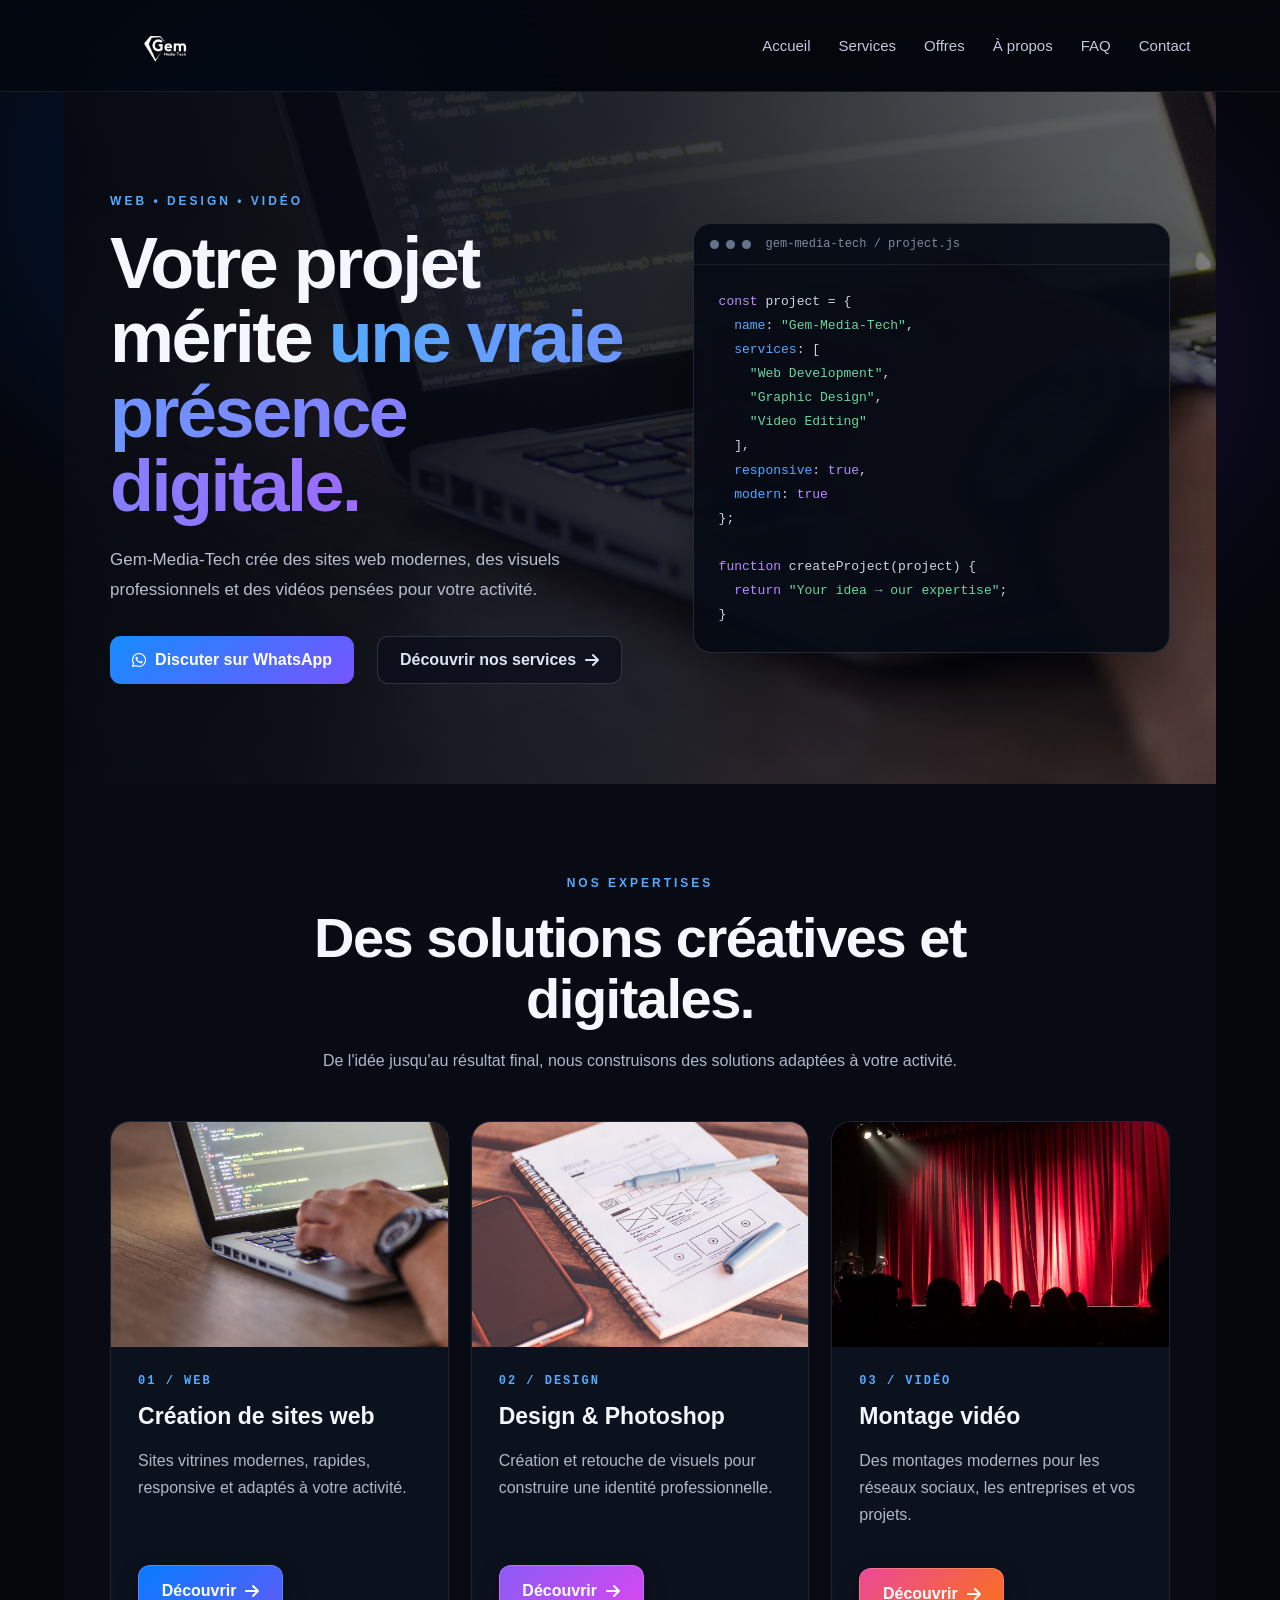
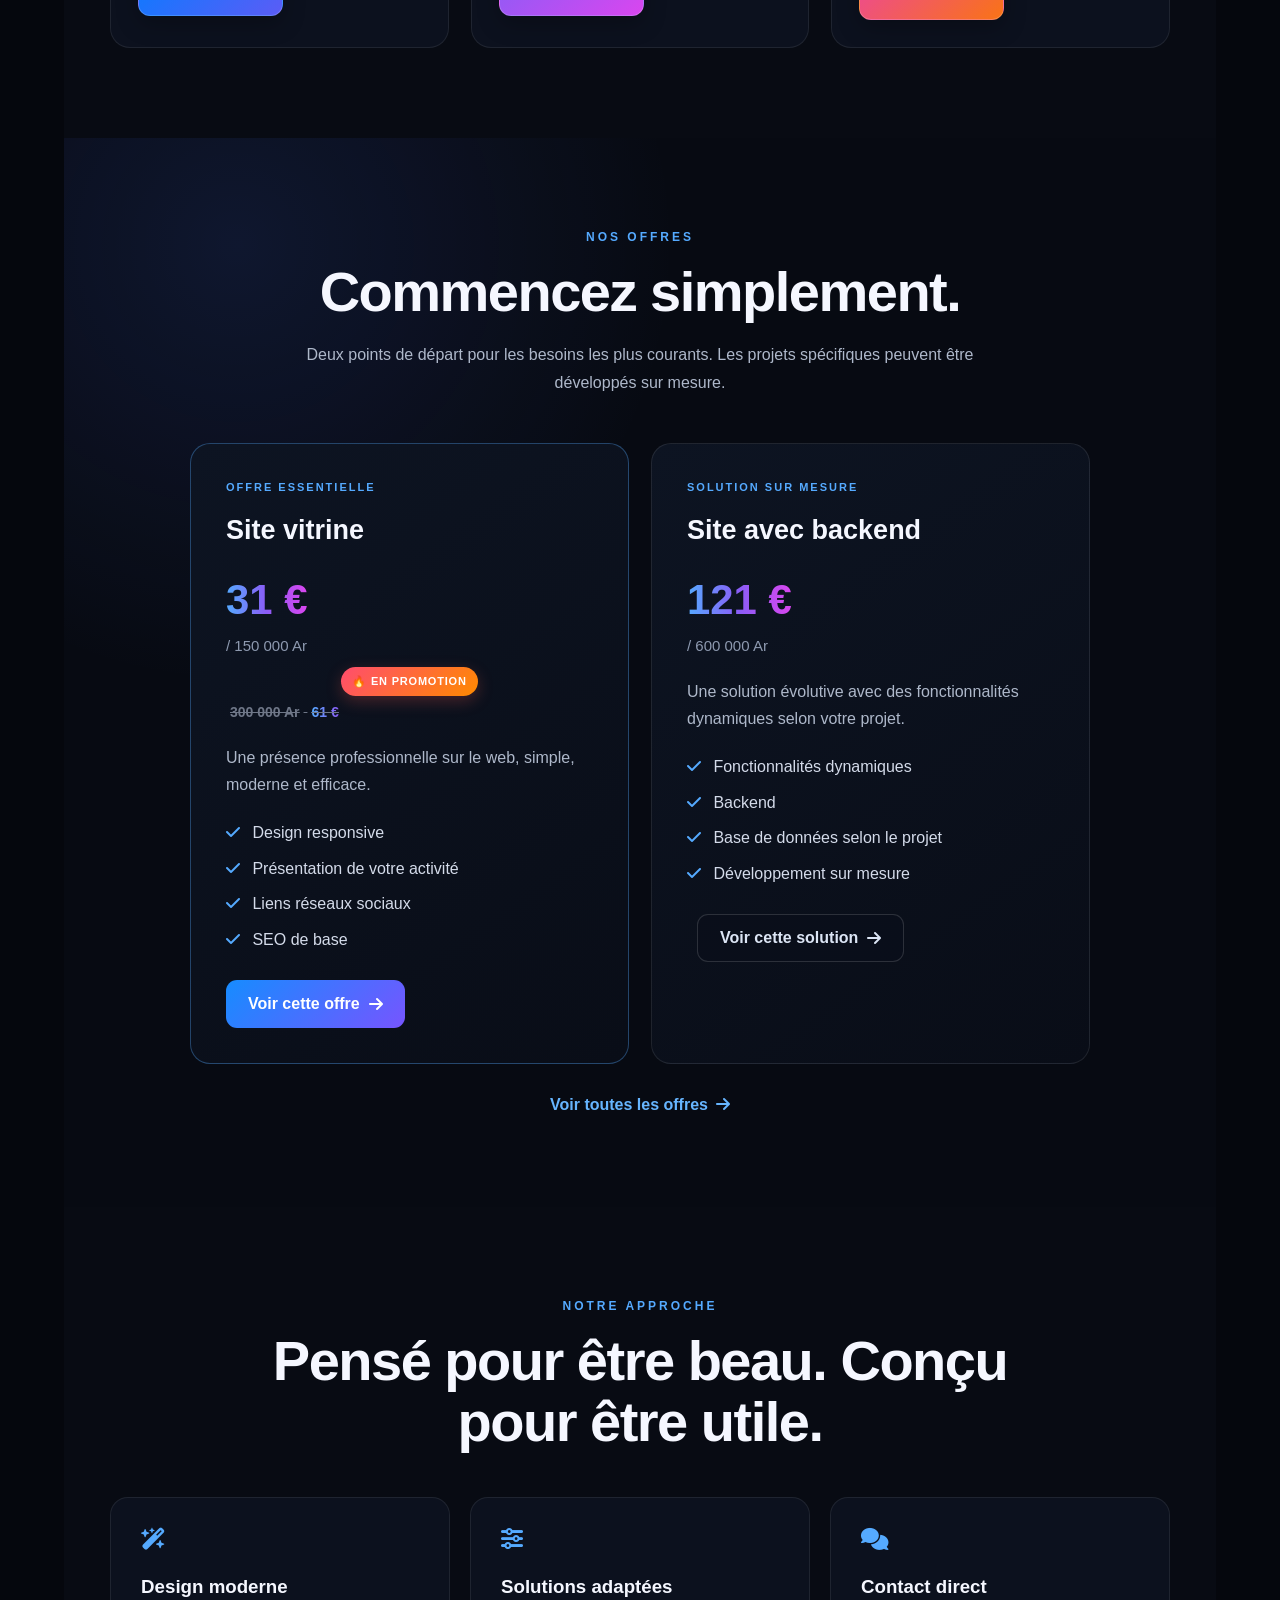
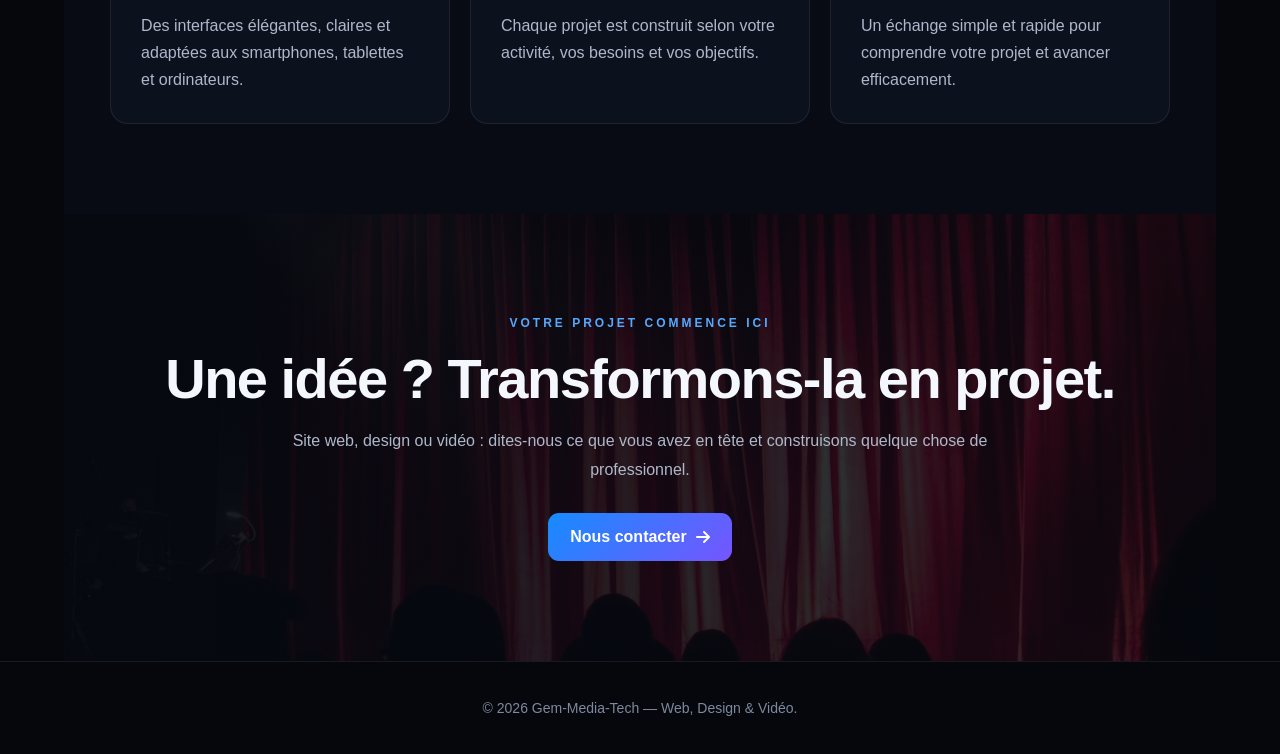
<file: index.html>
<!DOCTYPE html>
<html lang="fr">
<head>
<!-- Google tag (gtag.js) -->
<script async src="https://www.googletagmanager.com/gtag/js?id=G-684WGJFDS2"></script>
<script>
window.dataLayer = window.dataLayer || [];
function gtag(){dataLayer.push(arguments);}
gtag('js', new Date());
gtag('config', 'G-684WGJFDS2');
</script>


<script>
window.dataLayer = window.dataLayer || [];
function gtag(){dataLayer.push(arguments);}
gtag("js", new Date());
gtag("config", "G-684WGJFDS2");
</script>
<meta charset="UTF-8">
<meta name="viewport" content="width=device-width, initial-scale=1.0">

<title>Gem-Media-Tech — Web, Design & Vidéo</title>
<meta name="description" content="Gem-Media-Tech crée des sites web modernes, des visuels professionnels et des vidéos adaptées à votre activité.">
<meta name="robots" content="index, follow">

<link rel="stylesheet" href="style.css">
<link rel="stylesheet" href="https://cdnjs.cloudflare.com/ajax/libs/font-awesome/6.5.2/css/all.min.css">

<style>
.home{overflow:hidden}
.home-container{width:min(1120px,92%);margin:auto}
.home-section{padding:90px 0}
.home-kicker{color:#55aaff;font-size:12px;font-weight:800;letter-spacing:3px;margin-bottom:15px}
.home-heading{margin:0 0 18px;font-size:clamp(34px,5vw,56px);line-height:1.08;letter-spacing:-1.5px}
.home-text{color:#aeb8ca;line-height:1.8;max-width:700px}

.home-hero{
min-height:680px;
display:flex;
align-items:center;
background:
linear-gradient(90deg,rgba(5,8,17,.97),rgba(5,8,17,.82),rgba(5,8,17,.5)),
url("images/home-web.jpg") center/cover no-repeat
}
.hero-content{
width:min(1120px,92%);
margin:auto;
display:grid;
grid-template-columns:1.05fr .95fr;
gap:55px;
align-items:center
}
.hero-copy h1{
margin:0 0 22px;
font-size:clamp(42px,6vw,72px);
line-height:1.03;
letter-spacing:-2.5px
}
.hero-copy h1 span{
background:linear-gradient(90deg,#55aaff,#9a6cff);
-webkit-background-clip:text;
background-clip:text;
color:transparent
}
.hero-copy p{max-width:650px;color:#b5bfd0;font-size:17px;line-height:1.8}
.hero-actions{display:flex;flex-wrap:wrap;gap:13px;margin-top:30px}

.home-btn{
display:inline-flex;
align-items:center;
justify-content:center;
gap:9px;
min-height:48px;
padding:0 22px;
border-radius:11px;
text-decoration:none;
font-weight:700;
transition:.2s
}
.home-btn:hover{transform:translateY(-2px);opacity:.92}
.home-btn.primary{color:#fff;background:linear-gradient(135deg,#168cff,#7655ff)}
.home-btn.secondary{
color:#dce5f5;
border:1px solid rgba(255,255,255,.14);
background:rgba(10,15,27,.72)
}

.code-window{
border:1px solid rgba(255,255,255,.12);
border-radius:18px;
overflow:hidden;
background:rgba(7,11,21,.94);
box-shadow:0 25px 70px rgba(0,0,0,.42)
}
.code-top{
display:flex;
align-items:center;
gap:7px;
padding:13px 16px;
border-bottom:1px solid rgba(255,255,255,.08)
}
.code-dot{width:9px;height:9px;border-radius:50%;background:#64748b}
.code-title{margin-left:8px;color:#7f8ba0;font:12px monospace}
.code-body{padding:25px;overflow:auto}
.code-body pre{margin:0;color:#cbd5e1;font:13px/1.85 monospace}
.code-blue{color:#55aaff}.code-purple{color:#b78cff}.code-green{color:#67d6a0}

.home-services{background:#080b13}
.home-header{text-align:center;max-width:760px;margin:0 auto 45px}
.home-header .home-text{margin:auto}

.home-service-grid{
display:grid;
grid-template-columns:repeat(3,1fr);
gap:22px
}
.home-service{
overflow:hidden;
border:1px solid rgba(255,255,255,.08);
border-radius:20px;
background:#0c111e;
transition:.25s
}
.home-service:hover{
transform:translateY(-5px);
border-color:rgba(85,170,255,.35)
}
.home-service-image{
height:225px;
background-size:cover;
background-position:center
}
.home-web{background-image:url("images/home-web.jpg")}
.home-design{background-image:url("images/home-design.jpg")}
.home-video{background-image:url("images/home-video.jpg")}
.home-service-content{padding:27px}
.home-service-number{color:#55aaff;font:700 12px monospace;letter-spacing:2px}
.home-service h3{margin:10px 0 12px;font-size:23px}
.home-service p{min-height:78px;margin:0 0 22px;color:#aeb8ca;line-height:1.7}
.home-link{
display:inline-flex;
align-items:center;
gap:8px;
color:#66b5ff;
text-decoration:none;
font-weight:700
}

.home-offers{
background:radial-gradient(circle at 15% 10%,rgba(75,115,255,.12),transparent 32%),#070a12
}
.offer-grid{
display:grid;
grid-template-columns:repeat(2,1fr);
gap:22px;
max-width:900px;
margin:0 auto 28px
}
.offer-card{
padding:35px;
border-radius:20px;
border:1px solid rgba(255,255,255,.09);
background:linear-gradient(145deg,#0d1422,#090d17)
}
.offer-card.featured{border-color:rgba(85,170,255,.35)}
.offer-label{color:#55aaff;font-size:11px;font-weight:800;letter-spacing:2px}
.offer-card h3{margin:12px 0 10px;font-size:27px}
.offer-price{margin:15px 0 20px;font-size:31px;font-weight:800}
.offer-price small{color:#8e9ab0;font-size:15px;font-weight:500}
.offer-card p{color:#aeb8ca;line-height:1.7}
.offer-features{margin:22px 0 27px;padding:0;list-style:none}
.offer-features li{margin:10px 0;color:#d4dbea}
.offer-features i{margin-right:8px;color:#55aaff}
.offer-center{text-align:center}

.home-approach{background:#080b13}
.approach-grid{
display:grid;
grid-template-columns:repeat(3,1fr);
gap:20px
}
.approach-card{
padding:30px;
border-radius:18px;
background:#0c111e;
border:1px solid rgba(255,255,255,.08)
}
.approach-card i{font-size:22px;color:#55aaff}
.approach-card h3{margin:17px 0 10px}
.approach-card p{margin:0;color:#aeb8ca;line-height:1.7}

.home-cta{
padding:100px 0;
text-align:center;
background:
linear-gradient(90deg,rgba(6,9,17,.94),rgba(6,9,17,.8)),
url("images/home-video.jpg") center/cover no-repeat
}
.home-cta .home-text{margin:0 auto 28px}

@media(max-width:850px){
.hero-content{grid-template-columns:1fr;gap:40px}
.home-hero{min-height:auto;padding:90px 0}
.home-service-grid,.approach-grid,.offer-grid{grid-template-columns:1fr}
.home-service p{min-height:auto}
}
@media(max-width:600px){
.home-section{padding:70px 0}
.hero-copy h1{font-size:43px}
.hero-copy p{font-size:15px}
.hero-actions{flex-direction:column}
.home-btn{width:100%}
.code-body{padding:18px}
.code-body pre{font-size:11px}
.home-service-image{height:210px}
.offer-card{padding:27px 22px}
}
</style>





<style id="homepage-price-buttons">
.price-main {
  display: inline-block;
  font-size: 1.35em;
  font-weight: 900;
  background: linear-gradient(90deg, #55aaff, #8b5cf6, #d946ef);
  -webkit-background-clip: text;
  background-clip: text;
  -webkit-text-fill-color: transparent;
}

.promo-badge {
  display: block;
  width: fit-content;
  margin: 9px auto 0;
  padding: 6px 11px;
  border-radius: 999px;
  background: linear-gradient(135deg, #ff4d6d, #ff8a00);
  color: #fff;
  font-size: 11px;
  font-weight: 900;
  letter-spacing: .8px;
  box-shadow: 0 5px 16px rgba(255,90,80,.25);
}

.old-price {
  display: block;
  margin-top: 7px;
  color: #8993a8;
  font-size: 13px;
  font-weight: 700;
}

.old-price s {
  margin: 0 4px;
}

.old-price s:last-child {
  background: linear-gradient(90deg, #55aaff, #8b5cf6);
  -webkit-background-clip: text;
  background-clip: text;
  -webkit-text-fill-color: transparent;
}

.service-button {
  display: inline-flex !important;
  align-items: center;
  justify-content: center;
  gap: 9px;
  margin-top: 18px;
  padding: 12px 20px;
  min-width: 145px;
  border-radius: 12px;
  color: #fff !important;
  text-decoration: none !important;
  font-weight: 800;
  border: 1px solid rgba(255,255,255,.18);
  box-shadow: 0 8px 22px rgba(0,0,0,.25);
  transition: transform .2s ease, box-shadow .2s ease, filter .2s ease;
}

.web-button {
  background: linear-gradient(135deg, #087cff, #5b5cf6);
}

.design-button {
  background: linear-gradient(135deg, #8b5cf6, #d946ef);
}

.video-button {
  background: linear-gradient(135deg, #ec4899, #f97316);
}

.service-button:hover {
  transform: translateY(-3px);
  filter: brightness(1.08);
  box-shadow: 0 12px 28px rgba(0,0,0,.35);
}

@media (max-width: 500px) {
  .service-button {
    width: 100%;
    min-width: 0;
  }
}
</style>

</head>

<body>

<header>
<a href="index.html" aria-label="Gem-Media-Tech — Accueil">
<img src="images/logo.png" alt="Gem-Media-Tech" class="logo">
</a>

<button class="menu-toggle" type="button" aria-label="Ouvrir le menu">☰</button>

<nav>
<a href="index.html">Accueil</a>
<a href="services.html">Services</a>
<a href="offres.html">Offres</a>
<a href="a-propos.html">À propos</a>
<a href="offres.html#faq">FAQ</a>
<a href="contact.html">Contact</a>
</nav>
</header>

<main class="home">

<section class="home-hero">
<div class="hero-content">

<div class="hero-copy">
<div class="home-kicker">WEB • DESIGN • VIDÉO</div>

<h1>Votre projet mérite <span>une vraie présence digitale.</span></h1>

<p>
Gem-Media-Tech crée des sites web modernes, des visuels professionnels
et des vidéos pensées pour votre activité.
</p>

<div class="hero-actions">
<a class="home-btn primary" href="https://wa.me/261385164780" target="_blank" rel="noopener">
<i class="fa-brands fa-whatsapp"></i> Discuter sur WhatsApp
</a>

<a class="home-btn secondary" href="services.html">
Découvrir nos services <i class="fa-solid fa-arrow-right"></i>
</a>
</div>
</div>

<div class="code-window">
<div class="code-top">
<span class="code-dot"></span>
<span class="code-dot"></span>
<span class="code-dot"></span>
<span class="code-title">gem-media-tech / project.js</span>
</div>

<div class="code-body">
<pre><span class="code-purple">const</span> project = {
  <span class="code-blue">name</span>: <span class="code-green">"Gem-Media-Tech"</span>,
  <span class="code-blue">services</span>: [
    <span class="code-green">"Web Development"</span>,
    <span class="code-green">"Graphic Design"</span>,
    <span class="code-green">"Video Editing"</span>
  ],
  <span class="code-blue">responsive</span>: <span class="code-purple">true</span>,
  <span class="code-blue">modern</span>: <span class="code-purple">true</span>
};

<span class="code-purple">function</span> createProject(project) {
  <span class="code-purple">return</span> <span class="code-green">"Your idea → our expertise"</span>;
}</pre>
</div>
</div>

</div>
</section>

<section class="home-section home-services">
<div class="home-container">

<div class="home-header">
<div class="home-kicker">NOS EXPERTISES</div>
<h2 class="home-heading">Des solutions créatives et digitales.</h2>
<p class="home-text">
De l'idée jusqu'au résultat final, nous construisons des solutions adaptées à votre activité.
</p>
</div>

<div class="home-service-grid">

<article class="home-service">
<div class="home-service-image home-web"></div>
<div class="home-service-content">
<div class="home-service-number">01 / WEB</div>
<h3>Création de sites web</h3>
<p>Sites vitrines modernes, rapides, responsive et adaptés à votre activité.</p>
<a class="home-link service-button web-button" href="services.html#web">
Découvrir <i class="fa-solid fa-arrow-right"></i>
</a>
</div>
</article>

<article class="home-service">
<div class="home-service-image home-design"></div>
<div class="home-service-content">
<div class="home-service-number">02 / DESIGN</div>
<h3>Design & Photoshop</h3>
<p>Création et retouche de visuels pour construire une identité professionnelle.</p>
<a class="home-link service-button design-button" href="services.html#design">
Découvrir <i class="fa-solid fa-arrow-right"></i>
</a>
</div>
</article>

<article class="home-service">
<div class="home-service-image home-video"></div>
<div class="home-service-content">
<div class="home-service-number">03 / VIDÉO</div>
<h3>Montage vidéo</h3>
<p>Des montages modernes pour les réseaux sociaux, les entreprises et vos projets.</p>
<a class="home-link service-button video-button" href="services.html#video">
Découvrir <i class="fa-solid fa-arrow-right"></i>
</a>
</div>
</article>

</div>
</div>
</section>

<section class="home-section home-offers">
<div class="home-container">

<div class="home-header">
<div class="home-kicker">NOS OFFRES</div>
<h2 class="home-heading">Commencez simplement.</h2>
<p class="home-text">
Deux points de départ pour les besoins les plus courants.
Les projets spécifiques peuvent être développés sur mesure.
</p>
</div>

<div class="offer-grid">

<article class="offer-card featured">
<div class="offer-label">OFFRE ESSENTIELLE</div>
<h3>Site vitrine</h3>
<div class="offer-price">
  <span class="price-main">31 €</span>
  <small>/ 150 000 Ar</small>
  <span class="promo-badge">🔥 EN PROMOTION</span>
  <span class="old-price"><s>300 000 Ar</s> <s>61 €</s></span>
</div>
<p>Une présence professionnelle sur le web, simple, moderne et efficace.</p>

<ul class="offer-features">
<li><i class="fa-solid fa-check"></i> Design responsive</li>
<li><i class="fa-solid fa-check"></i> Présentation de votre activité</li>
<li><i class="fa-solid fa-check"></i> Liens réseaux sociaux</li>
<li><i class="fa-solid fa-check"></i> SEO de base</li>
</ul>

<a class="home-btn primary" href="offres.html#vitrine">
Voir cette offre <i class="fa-solid fa-arrow-right"></i>
</a>
</article>

<article class="offer-card">
<div class="offer-label">SOLUTION SUR MESURE</div>
<h3>Site avec backend</h3>
<div class="offer-price"><span class="price-main">121 €</span> <small>/ 600 000 Ar</small></div>
<p>Une solution évolutive avec des fonctionnalités dynamiques selon votre projet.</p>

<ul class="offer-features">
<li><i class="fa-solid fa-check"></i> Fonctionnalités dynamiques</li>
<li><i class="fa-solid fa-check"></i> Backend</li>
<li><i class="fa-solid fa-check"></i> Base de données selon le projet</li>
<li><i class="fa-solid fa-check"></i> Développement sur mesure</li>
</ul>

<a class="home-btn secondary" href="offres.html#backend">
Voir cette solution <i class="fa-solid fa-arrow-right"></i>
</a>
</article>

</div>

<div class="offer-center">
<a class="home-link" href="offres.html">
Voir toutes les offres <i class="fa-solid fa-arrow-right"></i>
</a>
</div>

</div>
</section>

<section class="home-section home-approach">
<div class="home-container">

<div class="home-header">
<div class="home-kicker">NOTRE APPROCHE</div>
<h2 class="home-heading">Pensé pour être beau. Conçu pour être utile.</h2>
</div>

<div class="approach-grid">

<article class="approach-card">
<i class="fa-solid fa-wand-magic-sparkles"></i>
<h3>Design moderne</h3>
<p>Des interfaces élégantes, claires et adaptées aux smartphones, tablettes et ordinateurs.</p>
</article>

<article class="approach-card">
<i class="fa-solid fa-sliders"></i>
<h3>Solutions adaptées</h3>
<p>Chaque projet est construit selon votre activité, vos besoins et vos objectifs.</p>
</article>

<article class="approach-card">
<i class="fa-solid fa-comments"></i>
<h3>Contact direct</h3>
<p>Un échange simple et rapide pour comprendre votre projet et avancer efficacement.</p>
</article>

</div>
</div>
</section>

<section class="home-cta">
<div class="home-container">
<div class="home-kicker">VOTRE PROJET COMMENCE ICI</div>
<h2 class="home-heading">Une idée ? Transformons-la en projet.</h2>
<p class="home-text">
Site web, design ou vidéo : dites-nous ce que vous avez en tête
et construisons quelque chose de professionnel.
</p>

<a class="home-btn primary" href="contact.html">
Nous contacter <i class="fa-solid fa-arrow-right"></i>
</a>
</div>
</section>

</main>

<footer>
<p>© 2026 Gem-Media-Tech — Web, Design & Vidéo.</p>
</footer>

<script src="script.js"></script>
</body>
</html>
</file>
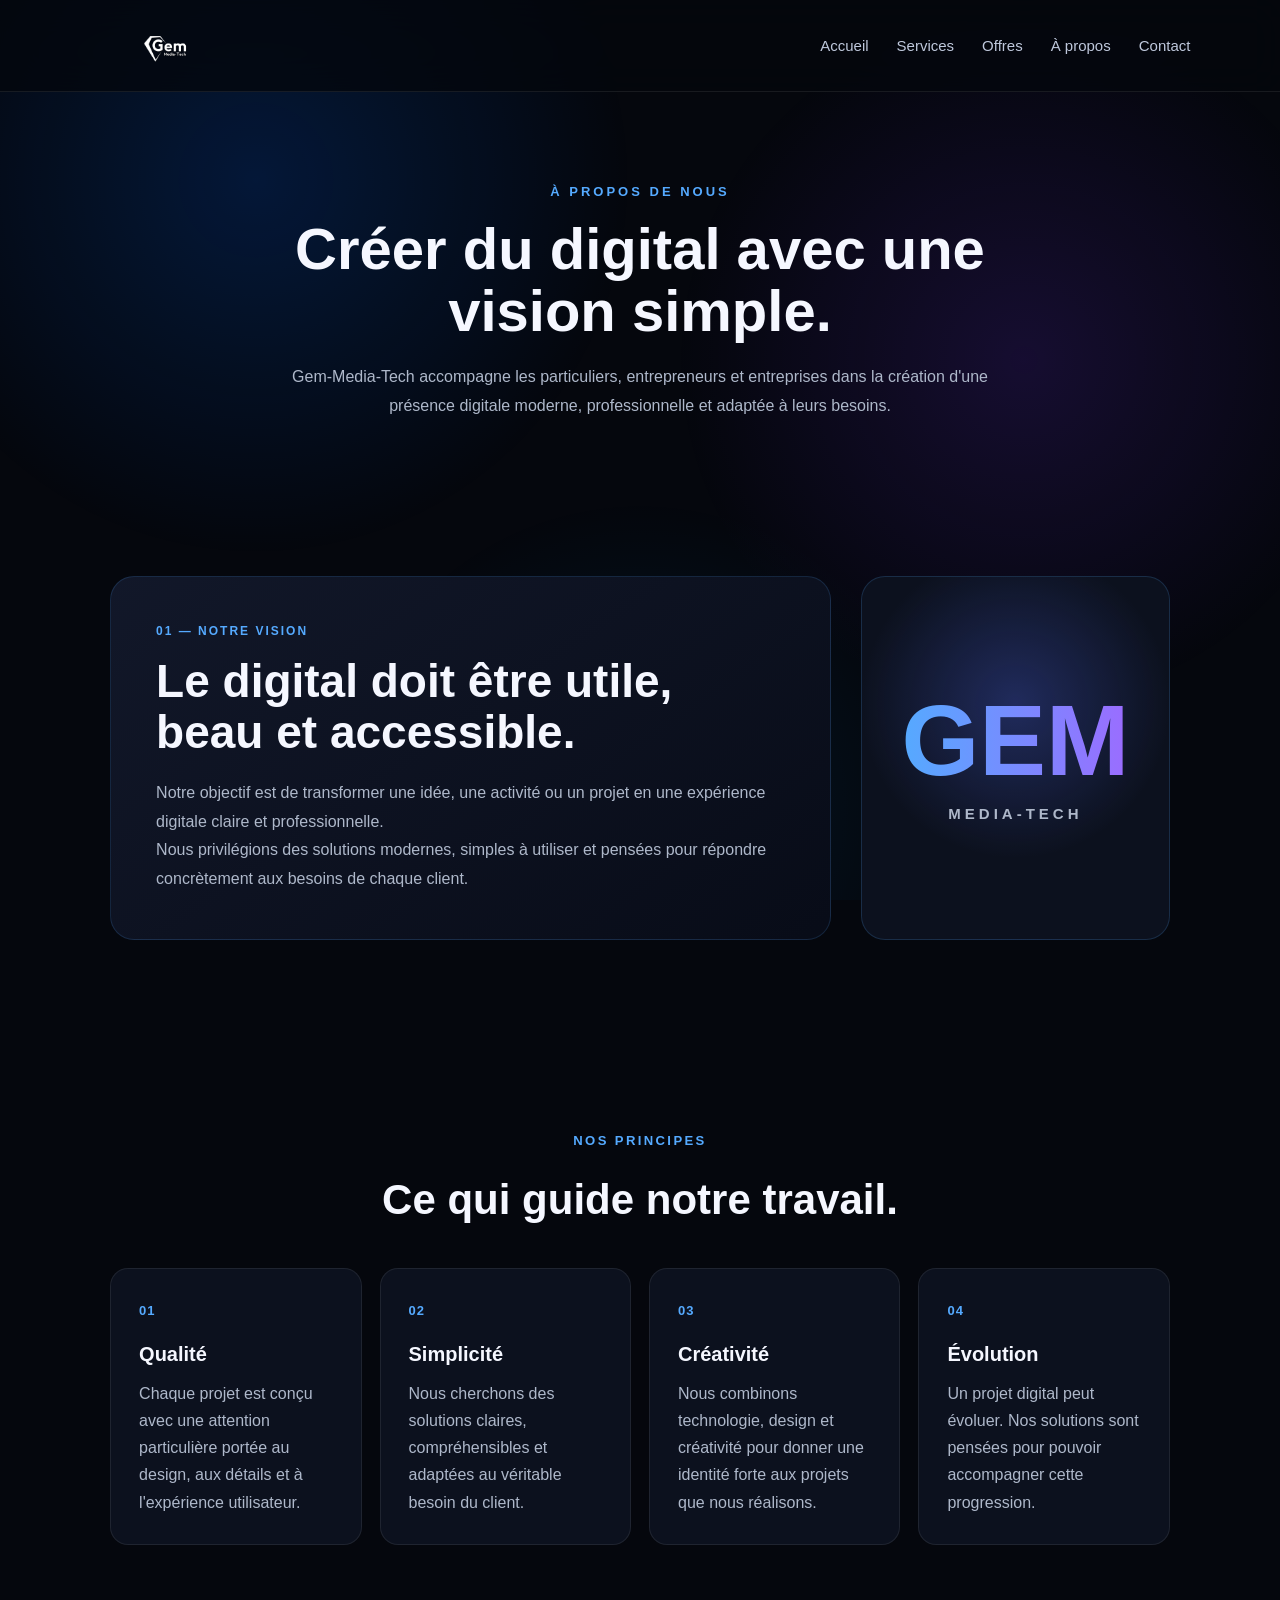
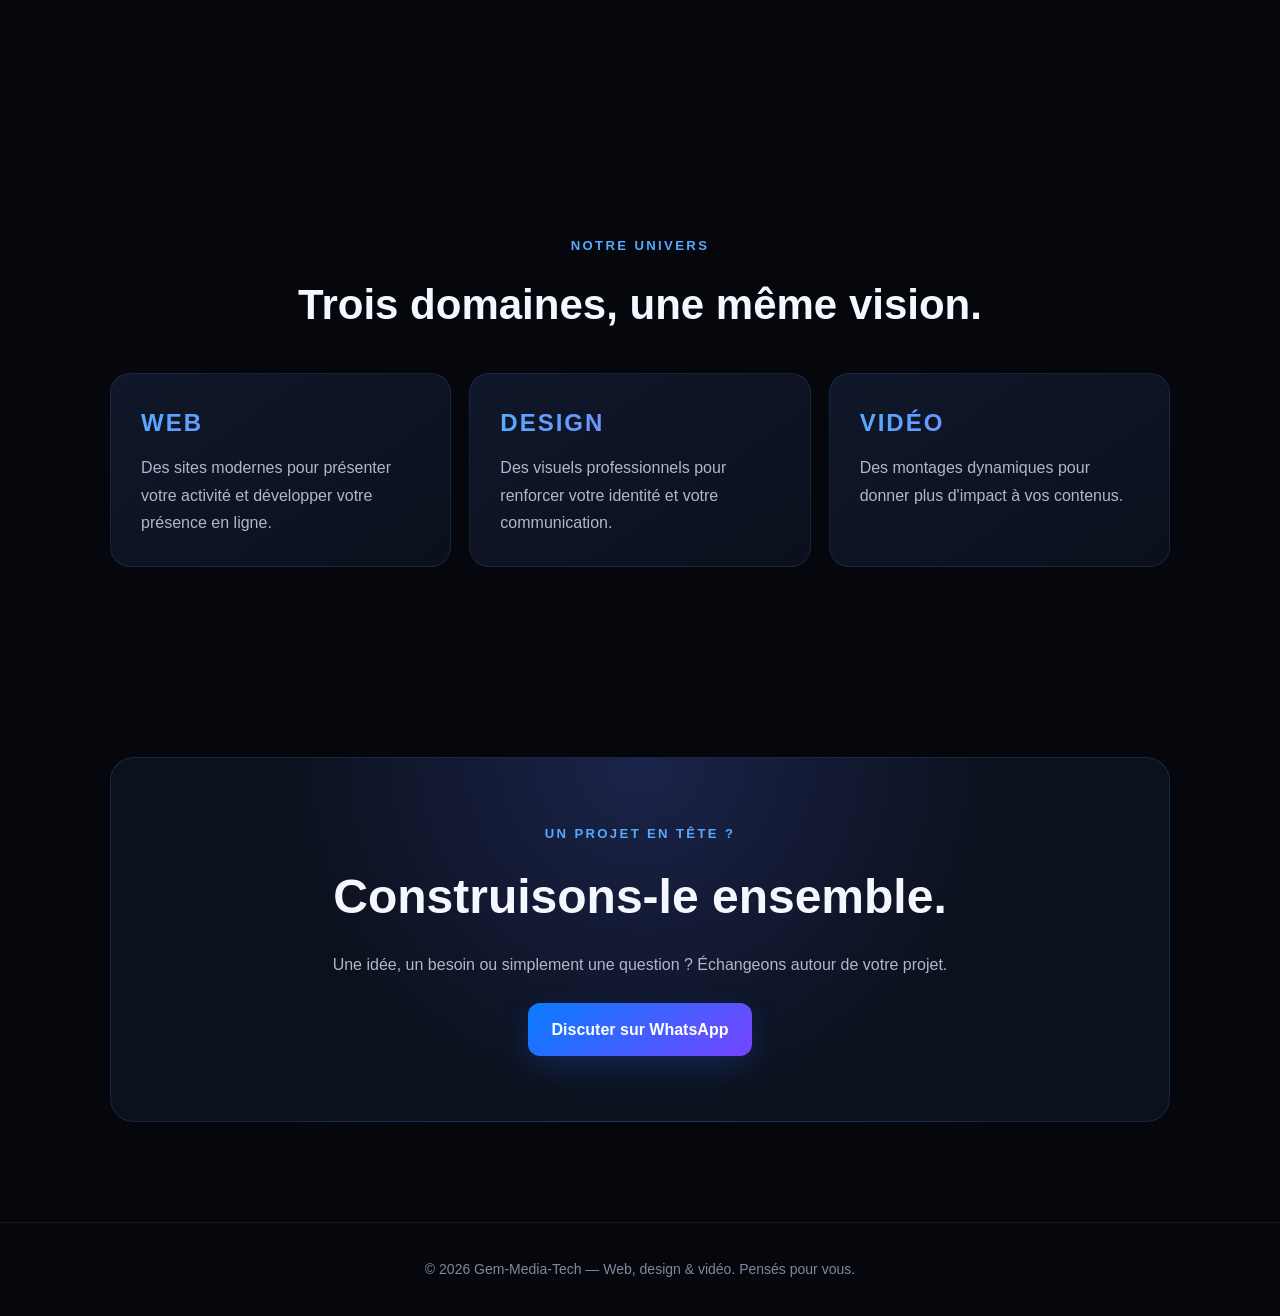
<file: a-propos.html>
<!DOCTYPE html>
<html lang="fr">
<head>
<!-- Google tag (gtag.js) -->
<script async src="https://www.googletagmanager.com/gtag/js?id=G-684WGJFDS2"></script>
<script>
window.dataLayer = window.dataLayer || [];
function gtag(){dataLayer.push(arguments);}
gtag('js', new Date());
gtag('config', 'G-684WGJFDS2');
</script>


<script>
window.dataLayer = window.dataLayer || [];
function gtag(){dataLayer.push(arguments);}
gtag("js", new Date());
gtag("config", "G-684WGJFDS2");
</script>
  <meta charset="UTF-8">
  <meta name="viewport" content="width=device-width, initial-scale=1.0">

  <title>À propos | Gem-Media-Tech</title>
  <meta name="description" content="Découvrez Gem-Media-Tech, une agence digitale spécialisée en création de sites web, design et montage vidéo.">

  <link rel="icon" type="image/png" href="images/logo.png">
  <link rel="stylesheet" href="style.css">

</head>

<body>

<header>
  <a href="index.html" class="logo-link">
    <img src="images/logo.png" alt="Gem-Media-Tech" class="logo">
  </a>

  <button class="menu-toggle" type="button" aria-label="Ouvrir le menu" aria-expanded="false">
    ☰
  </button>

  <nav>
    <a href="index.html">Accueil</a>
    <a href="services.html">Services</a>
    <a href="offres.html">Offres</a>
    <a href="a-propos.html">À propos</a>
    <a href="contact.html">Contact</a>
  </nav>
</header>

<main>

  <section class="page-hero">
    <p class="hero-kicker">À PROPOS DE NOUS</p>

    <h1>Créer du digital avec une vision simple.</h1>

    <p>
      Gem-Media-Tech accompagne les particuliers, entrepreneurs et entreprises
      dans la création d'une présence digitale moderne, professionnelle et adaptée
      à leurs besoins.
    </p>
  </section>

  <section class="about-page">

    <article class="about-intro">
      <div>
        <p class="about-number">01 — NOTRE VISION</p>

        <h2>Le digital doit être utile, beau et accessible.</h2>

        <p>
          Notre objectif est de transformer une idée, une activité ou un projet
          en une expérience digitale claire et professionnelle.
        </p>

        <p>
          Nous privilégions des solutions modernes, simples à utiliser et pensées
          pour répondre concrètement aux besoins de chaque client.
        </p>
      </div>

      <div class="about-highlight">
        <span>GEM</span>
        <strong>MEDIA-TECH</strong>
        <span>TECH</span>
      </div>
    </article>

    <section class="about-values">

      <div class="about-section-title">
        <p class="hero-kicker">NOS PRINCIPES</p>
        <h2>Ce qui guide notre travail.</h2>
      </div>

      <div class="values-grid">

        <article>
          <span>01</span>
          <h3>Qualité</h3>
          <p>
            Chaque projet est conçu avec une attention particulière portée
            au design, aux détails et à l'expérience utilisateur.
          </p>
        </article>

        <article>
          <span>02</span>
          <h3>Simplicité</h3>
          <p>
            Nous cherchons des solutions claires, compréhensibles et adaptées
            au véritable besoin du client.
          </p>
        </article>

        <article>
          <span>03</span>
          <h3>Créativité</h3>
          <p>
            Nous combinons technologie, design et créativité pour donner
            une identité forte aux projets que nous réalisons.
          </p>
        </article>

        <article>
          <span>04</span>
          <h3>Évolution</h3>
          <p>
            Un projet digital peut évoluer. Nos solutions sont pensées pour
            pouvoir accompagner cette progression.
          </p>
        </article>

      </div>

    </section>

    <section class="about-services">

      <div class="about-section-title">
        <p class="hero-kicker">NOTRE UNIVERS</p>
        <h2>Trois domaines, une même vision.</h2>
      </div>

      <div class="about-service-list">

        <div>
          <strong>WEB</strong>
          <p>Des sites modernes pour présenter votre activité et développer votre présence en ligne.</p>
        </div>

        <div>
          <strong>DESIGN</strong>
          <p>Des visuels professionnels pour renforcer votre identité et votre communication.</p>
        </div>

        <div>
          <strong>VIDÉO</strong>
          <p>Des montages dynamiques pour donner plus d'impact à vos contenus.</p>
        </div>

      </div>

    </section>

    <section class="about-cta">

      <p class="hero-kicker">UN PROJET EN TÊTE ?</p>

      <h2>Construisons-le ensemble.</h2>

      <p>
        Une idée, un besoin ou simplement une question ?
        Échangeons autour de votre projet.
      </p>

      <a
        href="https://wa.me/261385164780?text=Bonjour%20Gem-Media-Tech%2C%20j'aimerais%20parler%20de%20mon%20projet."
        class="btn"
        target="_blank"
        rel="noopener"
      >
        Discuter sur WhatsApp
      </a>

    </section>

  </section>

</main>

<footer>
  <p>© 2026 Gem-Media-Tech — Web, design & vidéo. Pensés pour vous.</p>
</footer>

<script src="script.js"></script>

</body>
</html>
</file>
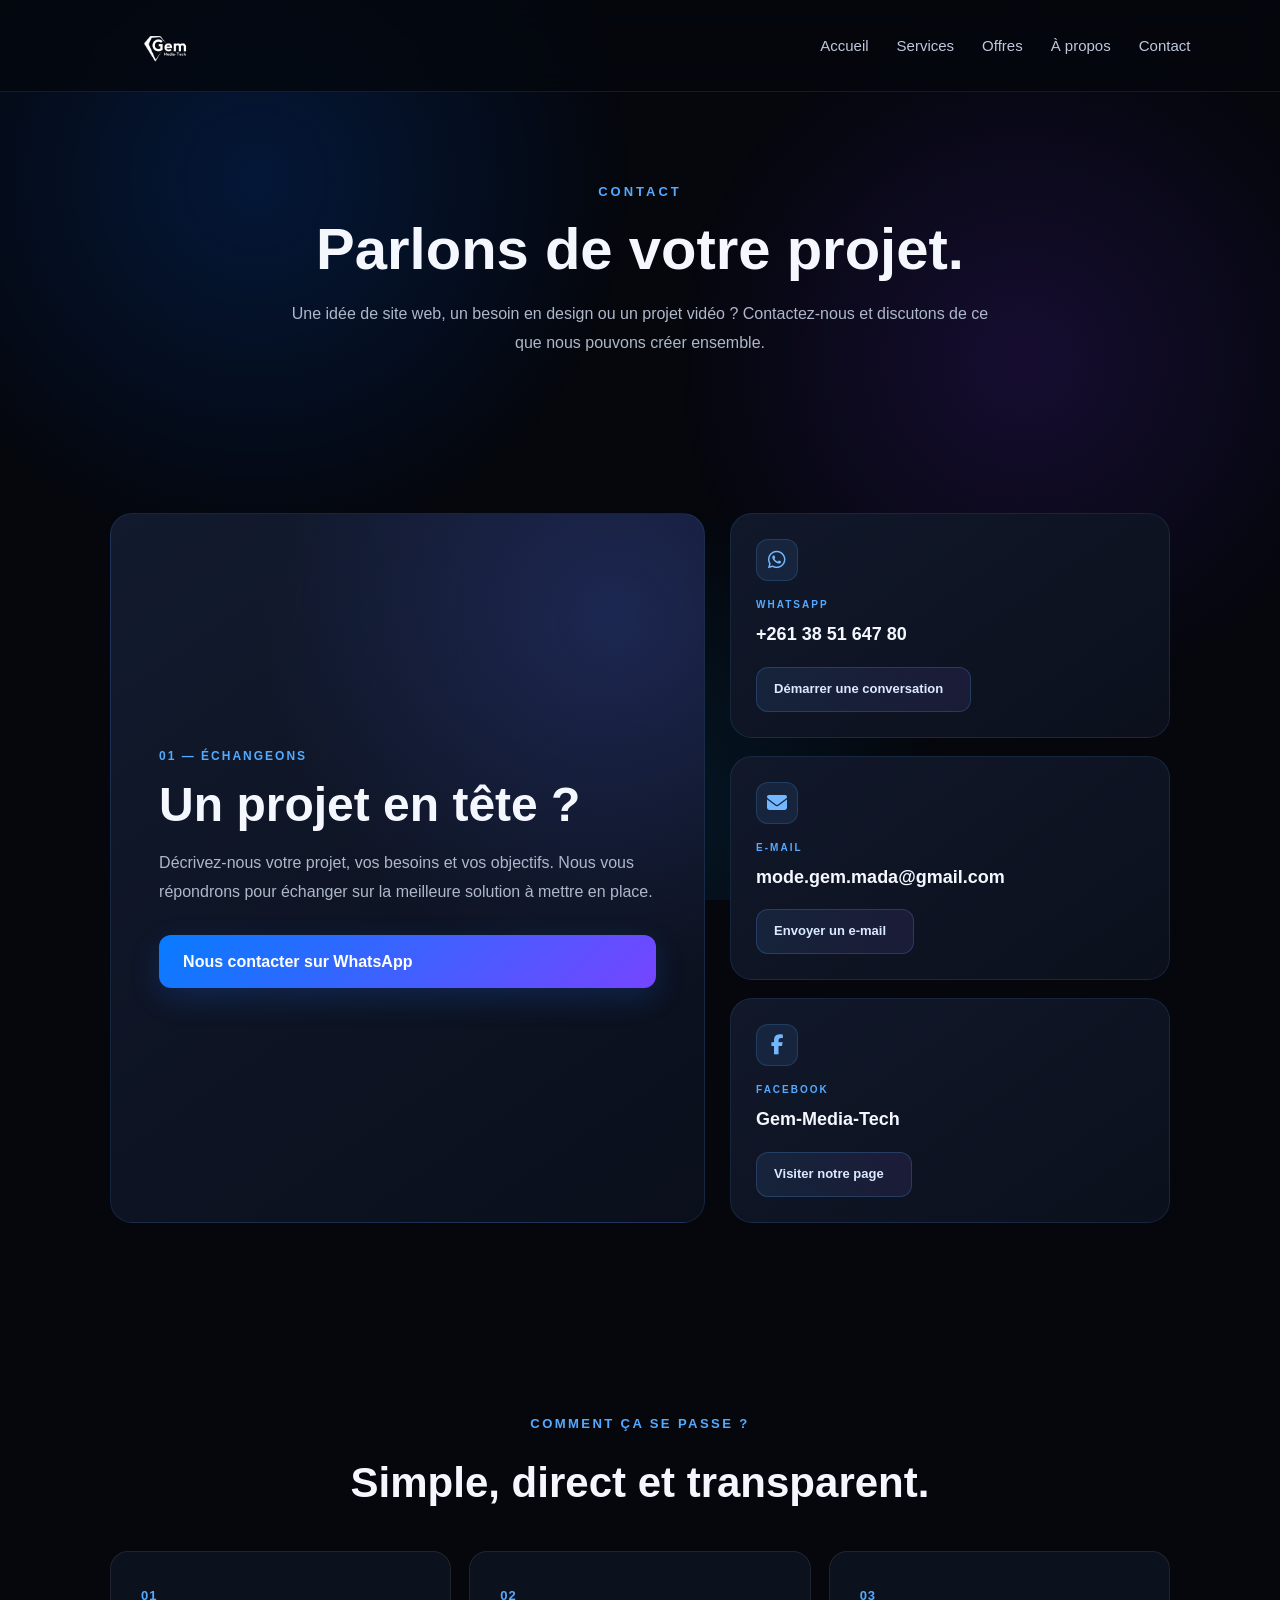
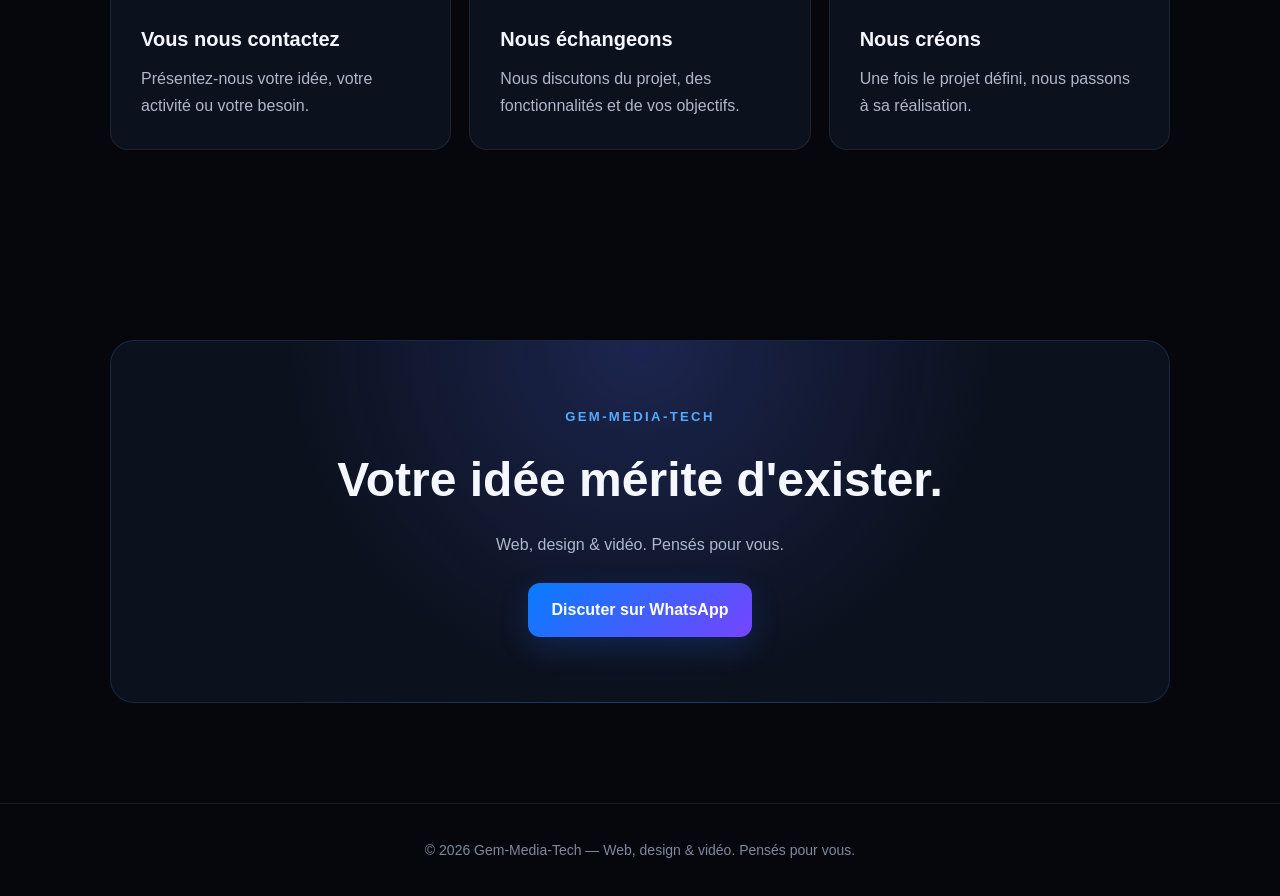
<file: contact.html>
<!DOCTYPE html>
<html lang="fr">
<head>
<!-- Google tag (gtag.js) -->
<script async src="https://www.googletagmanager.com/gtag/js?id=G-684WGJFDS2"></script>
<script>
window.dataLayer = window.dataLayer || [];
function gtag(){dataLayer.push(arguments);}
gtag('js', new Date());
gtag('config', 'G-684WGJFDS2');
</script>


<script>
window.dataLayer = window.dataLayer || [];
function gtag(){dataLayer.push(arguments);}
gtag("js", new Date());
gtag("config", "G-684WGJFDS2");
</script>
  <meta charset="UTF-8">
  <meta name="viewport" content="width=device-width, initial-scale=1.0">

  <title>Contact | Gem-Media-Tech</title>
  <meta name="description" content="Contactez Gem-Media-Tech pour vos projets de création de sites web, design graphique et montage vidéo.">

  <link rel="icon" type="image/png" href="images/logo.png">
  <link rel="stylesheet" href="https://cdnjs.cloudflare.com/ajax/libs/font-awesome/6.5.2/css/all.min.css">
  <link rel="stylesheet" href="style.css">

</head>

<body>

<header>
  <a href="index.html" class="logo-link">
    <img src="images/logo.png" alt="Gem-Media-Tech" class="logo">
  </a>

  <button class="menu-toggle" type="button" aria-label="Ouvrir le menu" aria-expanded="false">
    ☰
  </button>

  <nav>
    <a href="index.html">Accueil</a>
    <a href="services.html">Services</a>
    <a href="offres.html">Offres</a>
    <a href="a-propos.html">À propos</a>
    <a href="contact.html">Contact</a>
  </nav>
</header>

<main>

  <section class="page-hero">
    <p class="hero-kicker">CONTACT</p>

    <h1>Parlons de votre projet.</h1>

    <p>
      Une idée de site web, un besoin en design ou un projet vidéo ?
      Contactez-nous et discutons de ce que nous pouvons créer ensemble.
    </p>
  </section>

  <section class="contact-page">

    <div class="contact-grid">

      <article class="contact-card contact-main">

        <p class="contact-number">01 — ÉCHANGEONS</p>

        <h2>Un projet en tête ?</h2>

        <p>
          Décrivez-nous votre projet, vos besoins et vos objectifs.
          Nous vous répondrons pour échanger sur la meilleure solution
          à mettre en place.
        </p>

        <a
          href="https://wa.me/261385164780?text=Bonjour%20Gem-Media-Tech%2C%20j'aimerais%20parler%20de%20mon%20projet."
          class="btn"
          target="_blank"
          rel="noopener"
        >
          Nous contacter sur WhatsApp
        </a>

      </article>

      <div class="contact-info">

        <article class="contact-card">
          <span class="contact-icon"><i class="fa-brands fa-whatsapp"></i></span>
          <p class="contact-label">WHATSAPP</p>
          <h3>+261 38 51 647 80</h3>
          <a
            href="https://wa.me/261385164780"
            target="_blank"
            rel="noopener"
          >
            Démarrer une conversation
          </a>
        </article>

        <article class="contact-card">
          <span class="contact-icon"><i class="fa-solid fa-envelope"></i></span>
          <p class="contact-label">E-MAIL</p>
          <h3>mode.gem.mada@gmail.com</h3>
          <a href="mailto:mode.gem.mada@gmail.com">
            Envoyer un e-mail
          </a>
        </article>

        <article class="contact-card">
          <span class="contact-icon"><i class="fa-brands fa-facebook-f"></i></span>
          <p class="contact-label">FACEBOOK</p>
          <h3>Gem-Media-Tech</h3>
          <a
            href="https://www.facebook.com/GemMediaTech"
            target="_blank"
            rel="noopener"
          >
            Visiter notre page
          </a>
        </article>

      </div>

    </div>

    <section class="contact-process">

      <div class="about-section-title">
        <p class="hero-kicker">COMMENT ÇA SE PASSE ?</p>
        <h2>Simple, direct et transparent.</h2>
      </div>

      <div class="process-grid">

        <article>
          <span>01</span>
          <h3>Vous nous contactez</h3>
          <p>
            Présentez-nous votre idée, votre activité ou votre besoin.
          </p>
        </article>

        <article>
          <span>02</span>
          <h3>Nous échangeons</h3>
          <p>
            Nous discutons du projet, des fonctionnalités et de vos objectifs.
          </p>
        </article>

        <article>
          <span>03</span>
          <h3>Nous créons</h3>
          <p>
            Une fois le projet défini, nous passons à sa réalisation.
          </p>
        </article>

      </div>

    </section>

    <section class="contact-cta">

      <p class="hero-kicker">GEM-MEDIA-TECH</p>

      <h2>Votre idée mérite d'exister.</h2>

      <p>
        Web, design & vidéo. Pensés pour vous.
      </p>

      <a
        href="https://wa.me/261385164780?text=Bonjour%20Gem-Media-Tech%2C%20j'aimerais%20parler%20de%20mon%20projet."
        class="btn"
        target="_blank"
        rel="noopener"
      >
        Discuter sur WhatsApp
      </a>

    </section>

  </section>

</main>

<footer>
  <p>© 2026 Gem-Media-Tech — Web, design & vidéo. Pensés pour vous.</p>
</footer>

<script src="script.js"></script>

</body>
</html>
</file>
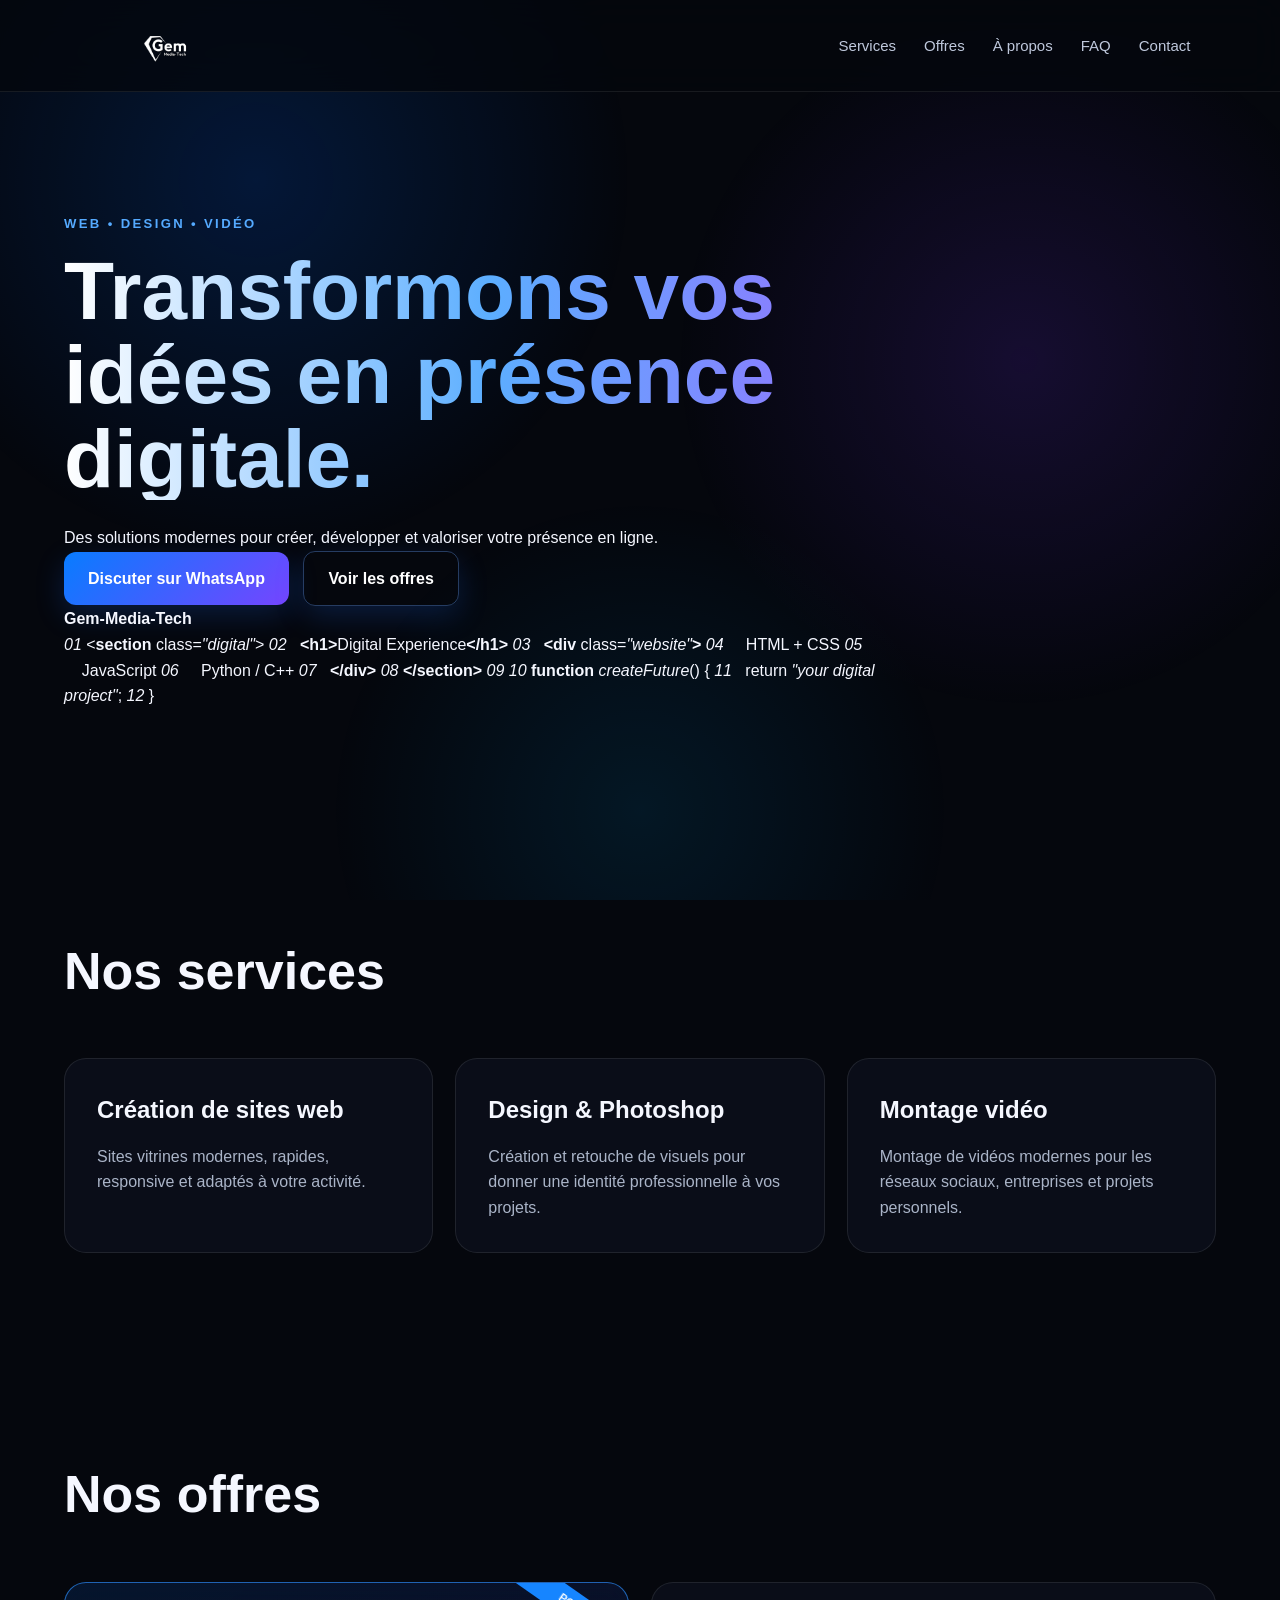
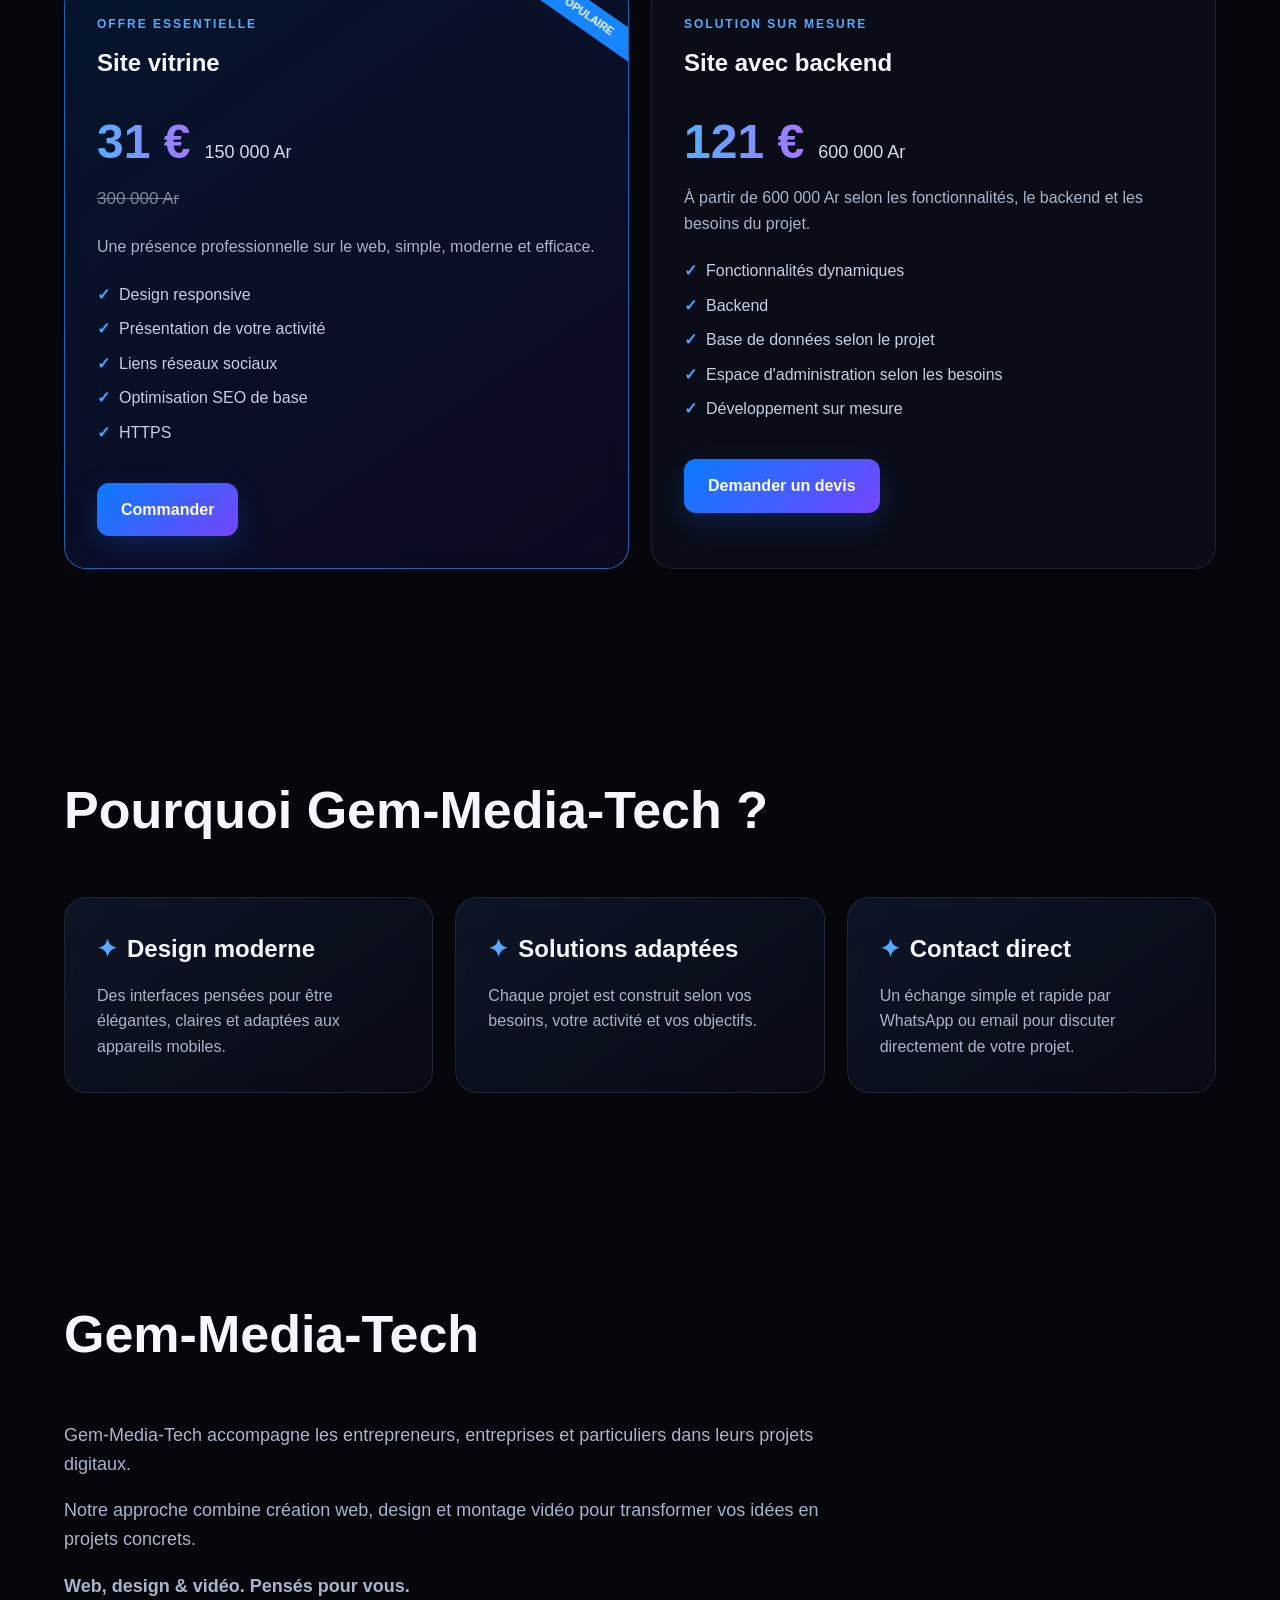
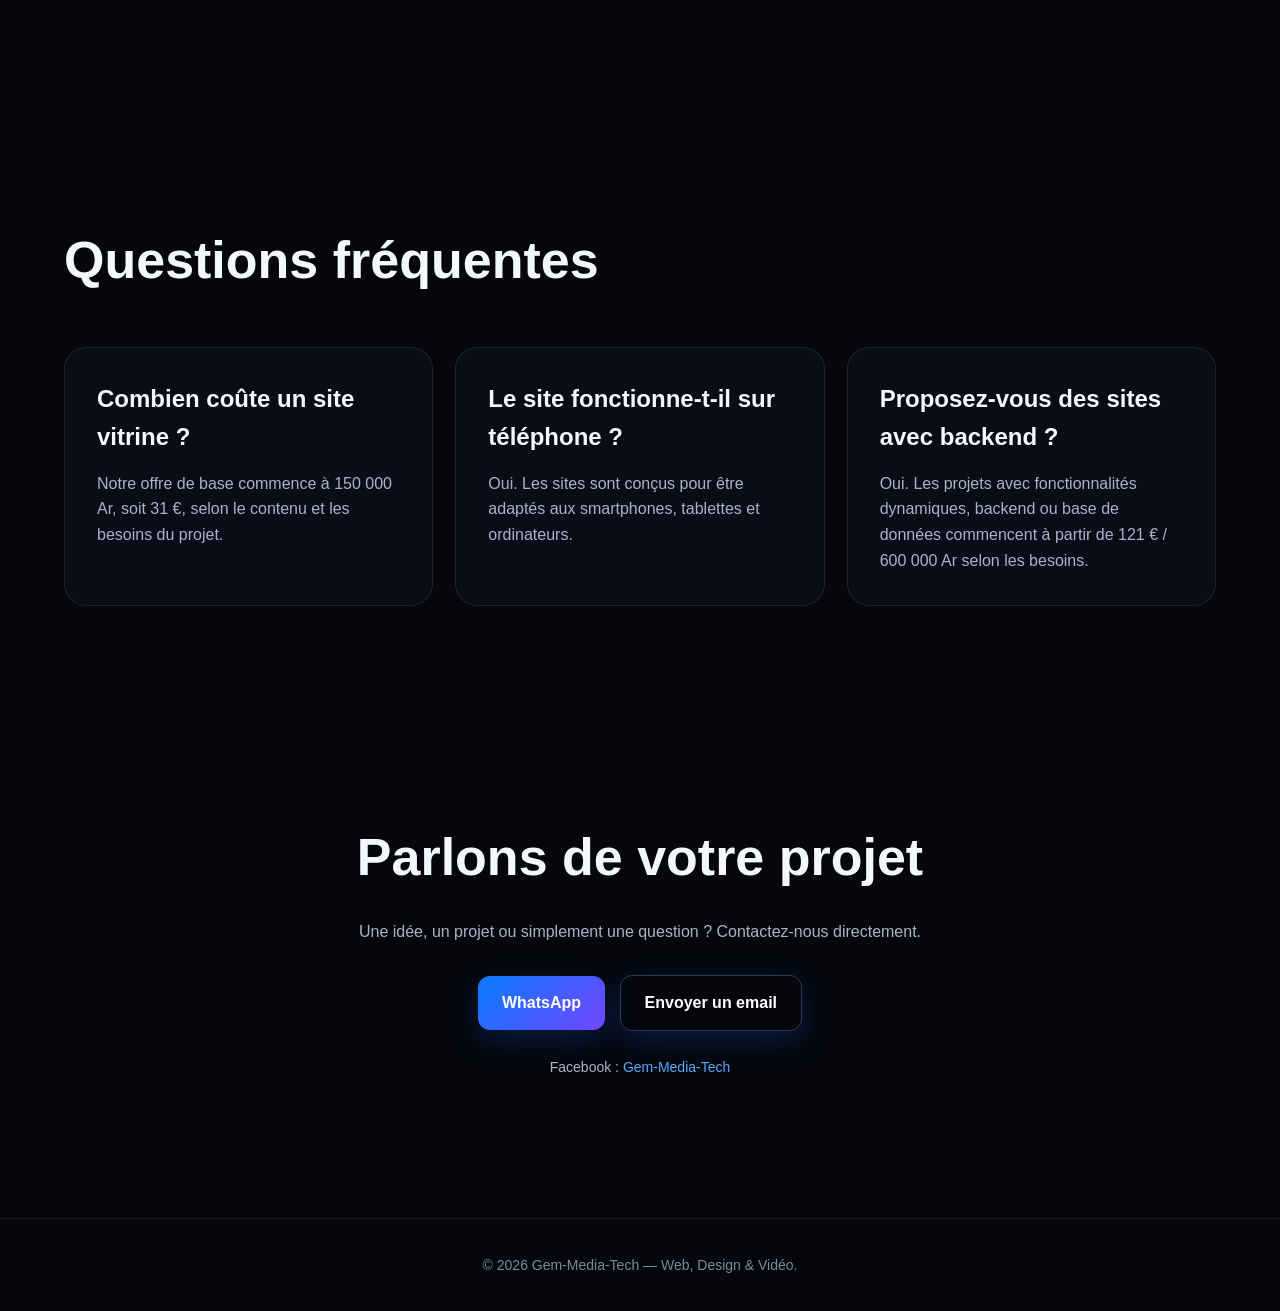
<file: index-backup.html>
<!DOCTYPE html>
<html lang="fr">
<head>
  <meta charset="UTF-8">

  <meta name="viewport" content="width=device-width, initial-scale=1.0">

  <title>Gem-Media-Tech | Création de sites web, design & vidéo</title>

  <meta name="description" content="Gem-Media-Tech crée des sites web modernes, des designs professionnels et des montages vidéo pour entreprises, entrepreneurs et particuliers.">
  <meta name="keywords" content="création site web, site vitrine, développement web, design, Photoshop, montage vidéo, Madagascar">
  <meta name="author" content="Gem-Media-Tech">

  <meta name="robots" content="index, follow">
  <meta name="theme-color" content="#05070d">

  <link rel="canonical" href="https://TON-DOMAINE-RENDER/">

  <meta property="og:type" content="website">
  <meta property="og:title" content="Gem-Media-Tech | Web, Design & Vidéo">
  <meta property="og:description" content="Création de sites web, design professionnel et montage vidéo.">
  <meta property="og:image" content="https://TON-DOMAINE-RENDER/images/logo.png">
  <meta property="og:url" content="https://TON-DOMAINE-RENDER/">
  <meta property="og:site_name" content="Gem-Media-Tech">
  <meta property="og:locale" content="fr_FR">

  <meta name="twitter:card" content="summary">
  <meta name="twitter:title" content="Gem-Media-Tech | Web, Design & Vidéo">
  <meta name="twitter:description" content="Création de sites web, design professionnel et montage vidéo.">
  <meta name="twitter:image" content="https://TON-DOMAINE-RENDER/images/logo.png">

  <link rel="icon" type="image/png" href="images/logo.png">

  <link rel="stylesheet" href="style.css">

  <script type="application/ld+json">
  {
    "@context": "https://schema.org",
    "@type": "ProfessionalService",
    "name": "Gem-Media-Tech",
    "description": "Création de sites web, design professionnel et montage vidéo.",
    "email": "mode.gem.mada@gmail.com",
    "telephone": "+261385164780",
    "url": "https://TON-DOMAINE-RENDER/",
    "sameAs": [
      "https://www.facebook.com/GemMediaTech"
    ],
    "areaServed": "Madagascar",
    "serviceType": [
      "Création de sites web",
      "Design graphique",
      "Montage vidéo"
    ]
  }
  </script>
  <script type="application/ld+json">
  {
    "@context": "https://schema.org",
    "@type": "FAQPage",
    "mainEntity": [
      {
        "@type": "Question",
        "name": "Combien coûte un site vitrine ?",
        "acceptedAnswer": {
          "@type": "Answer",
          "text": "L'offre de base de Gem-Media-Tech commence à 31 € / 150 000 Ar."
        }
      },
      {
        "@type": "Question",
        "name": "Le site fonctionne-t-il sur téléphone ?",
        "acceptedAnswer": {
          "@type": "Answer",
          "text": "Oui. Les sites sont conçus pour être adaptés aux smartphones, tablettes et ordinateurs."
        }
      },
      {
        "@type": "Question",
        "name": "Proposez-vous des sites avec backend ?",
        "acceptedAnswer": {
          "@type": "Answer",
          "text": "Oui. Les projets avec fonctionnalités dynamiques, backend ou base de données commencent à partir de 121 € / 600 000 Ar selon les besoins."
        }
      }
    ]
  }
  </script>

</head>

<body>

<header>
  <a href="#" class="logo" aria-label="Gem-Media-Tech - Accueil">
    <img src="images/logo.png" alt="Logo Gem-Media-Tech">
  </a>

  <button class="menu-toggle" type="button" aria-label="Ouvrir le menu" aria-expanded="false">
    ☰
  </button>

  <nav aria-label="Navigation principale">
    <a href="#services">Services</a>
    <a href="#offres">Offres</a>
    <a href="#apropos">À propos</a>
    <a href="#faq">FAQ</a>
    <a href="#contact">Contact</a>
  </nav>
</header>

<main>

<section id="hero">
  <div class="hero-content">
    <p class="hero-kicker">WEB • DESIGN • VIDÉO</p>

    <h1>Transformons vos idées en présence digitale.</h1>

    <p class="hero-description">
      Des solutions modernes pour créer, développer et valoriser
      votre présence en ligne.
    </p>

    <div class="hero-buttons">
      <a
        href="https://wa.me/261385164780?text=Bonjour%20Gem-Media-Tech%2C%20je%20souhaite%20parler%20de%20mon%20projet"
        class="btn"
        target="_blank"
        rel="noopener"
      >
        Discuter sur WhatsApp
      </a>

      <a href="#offres" class="btn secondary">
        Voir les offres
      </a>
    </div>
  </div>

  <div class="hero-code" aria-hidden="true">
    <div class="code-top">
      <span></span><span></span><span></span>
      <strong>Gem-Media-Tech</strong>
    </div>

    <div class="code-body">
      <span class="code-line"><i>01</i> &lt;<b>section</b> class=<em>"digital"</em>&gt;</span>
      <span class="code-line"><i>02</i> &nbsp;&nbsp;<b>&lt;h1&gt;</b>Digital Experience<b>&lt;/h1&gt;</b></span>
      <span class="code-line"><i>03</i> &nbsp;&nbsp;<b>&lt;div</b> class=<em>"website"</em><b>&gt;</b></span>
      <span class="code-line"><i>04</i> &nbsp;&nbsp;&nbsp;&nbsp;HTML + CSS</span>
      <span class="code-line"><i>05</i> &nbsp;&nbsp;&nbsp;&nbsp;JavaScript</span>
      <span class="code-line"><i>06</i> &nbsp;&nbsp;&nbsp;&nbsp;Python / C++</span>
      <span class="code-line"><i>07</i> &nbsp;&nbsp;<b>&lt;/div&gt;</b></span>
      <span class="code-line"><i>08</i> <b>&lt;/section&gt;</b></span>
      <span class="code-line blank"><i>09</i></span>
      <span class="code-line"><i>10</i> <b>function</b> <em>createFuture</em>() {</span>
      <span class="code-line"><i>11</i> &nbsp;&nbsp;return <em>"your digital project"</em>;</span>
      <span class="code-line"><i>12</i> }</span>
    </div>
  </div>
</section>

<section id="services">
  <h2>Nos services</h2>

  <div class="services">

    <article>
      <h3>Création de sites web</h3>
      <p>
        Sites vitrines modernes, rapides, responsive et adaptés
        à votre activité.
      </p>
    </article>

    <article>
      <h3>Design & Photoshop</h3>
      <p>
        Création et retouche de visuels pour donner une identité
        professionnelle à vos projets.
      </p>
    </article>

    <article>
      <h3>Montage vidéo</h3>
      <p>
        Montage de vidéos modernes pour les réseaux sociaux,
        entreprises et projets personnels.
      </p>
    </article>

  </div>
</section>

<section id="offres">

  <h2>Nos offres</h2>

  <div class="offers">

    <article class="offer featured">

      <p>OFFRE ESSENTIELLE</p>

      <h3>Site vitrine</h3>

      <div class="price">
        <strong>31 €</strong>
        <span>150 000 Ar</span>
      </div>

      <del>300 000 Ar</del>

      <p>
        Une présence professionnelle sur le web, simple,
        moderne et efficace.
      </p>

      <ul>
        <li>Design responsive</li>
        <li>Présentation de votre activité</li>
        <li>Liens réseaux sociaux</li>
        <li>Optimisation SEO de base</li>
        <li>HTTPS</li>
      </ul>

      <a
        href="https://wa.me/261385164780?text=Bonjour%20Gem-Media-Tech%2C%20je%20suis%20int%C3%A9ress%C3%A9%20par%20l%27offre%20Site%20vitrine%20%C3%A0%2031%20%E2%82%AC%20%2F%20150%20000%20Ar."
        class="btn"
        target="_blank"
        rel="noopener"
      >
        Commander
      </a>

    </article>

    <article class="offer">

      <p>SOLUTION SUR MESURE</p>

      <h3>Site avec backend</h3>

      <div class="price">
        <strong>121 €</strong>
        <span>600 000 Ar</span>
      </div>

      <p>
        À partir de 600 000 Ar selon les fonctionnalités,
        le backend et les besoins du projet.
      </p>

      <ul>
        <li>Fonctionnalités dynamiques</li>
        <li>Backend</li>
        <li>Base de données selon le projet</li>
        <li>Espace d'administration selon les besoins</li>
        <li>Développement sur mesure</li>
      </ul>

      <a
        href="https://wa.me/261385164780?text=Bonjour%20Gem-Media-Tech%2C%20je%20souhaite%20discuter%20d%27un%20site%20avec%20backend%20%C3%A0%20partir%20de%20121%20%E2%82%AC%20%2F%20600%20000%20Ar."
        class="btn"
        target="_blank"
        rel="noopener"
      >
        Demander un devis
      </a>

    </article>

  </div>
</section>

<section id="pourquoi">

  <h2>Pourquoi Gem-Media-Tech ?</h2>

  <div class="services">

    <article>
      <h3>Design moderne</h3>
      <p>
        Des interfaces pensées pour être élégantes, claires
        et adaptées aux appareils mobiles.
      </p>
    </article>

    <article>
      <h3>Solutions adaptées</h3>
      <p>
        Chaque projet est construit selon vos besoins,
        votre activité et vos objectifs.
      </p>
    </article>

    <article>
      <h3>Contact direct</h3>
      <p>
        Un échange simple et rapide par WhatsApp ou email
        pour discuter directement de votre projet.
      </p>
    </article>

  </div>

</section>

<section id="apropos">

  <h2>Gem-Media-Tech</h2>

  <p>
    Gem-Media-Tech accompagne les entrepreneurs, entreprises
    et particuliers dans leurs projets digitaux.
  </p>

  <p>
    Notre approche combine création web, design et montage vidéo
    pour transformer vos idées en projets concrets.
  </p>

  <p>
    <strong>Web, design & vidéo. Pensés pour vous.</strong>
  </p>

</section>

<section id="faq">

  <h2>Questions fréquentes</h2>

  <div class="services">

    <article>
      <h3>Combien coûte un site vitrine ?</h3>
      <p>
        Notre offre de base commence à 150 000 Ar, soit 31 €,
        selon le contenu et les besoins du projet.
      </p>
    </article>

    <article>
      <h3>Le site fonctionne-t-il sur téléphone ?</h3>
      <p>
        Oui. Les sites sont conçus pour être adaptés aux
        smartphones, tablettes et ordinateurs.
      </p>
    </article>

    <article>
      <h3>Proposez-vous des sites avec backend ?</h3>
      <p>
        Oui. Les projets avec fonctionnalités dynamiques,
        backend ou base de données commencent à partir de
        121 € / 600 000 Ar selon les besoins.
      </p>
    </article>

  </div>

</section>

<section id="contact">

  <h2>Parlons de votre projet</h2>

  <p>
    Une idée, un projet ou simplement une question ?
    Contactez-nous directement.
  </p>

  <a
    href="https://wa.me/261385164780?text=Bonjour%20Gem-Media-Tech%2C%20je%20souhaite%20parler%20de%20mon%20projet."
    class="btn"
    target="_blank"
    rel="noopener"
  >
    WhatsApp
  </a>

  <a
    href="mailto:mode.gem.mada@gmail.com"
    class="btn secondary"
  >
    Envoyer un email
  </a>

  <p>
    Facebook :
    <a href="https://www.facebook.com/GemMediaTech" target="_blank" rel="noopener">
      Gem-Media-Tech
    </a>
  </p>

</section>

</main>

<footer>
  <p>© 2026 Gem-Media-Tech — Web, Design & Vidéo.</p>
</footer>

<script src="script.js"></script>

</body>
</html>
</file>
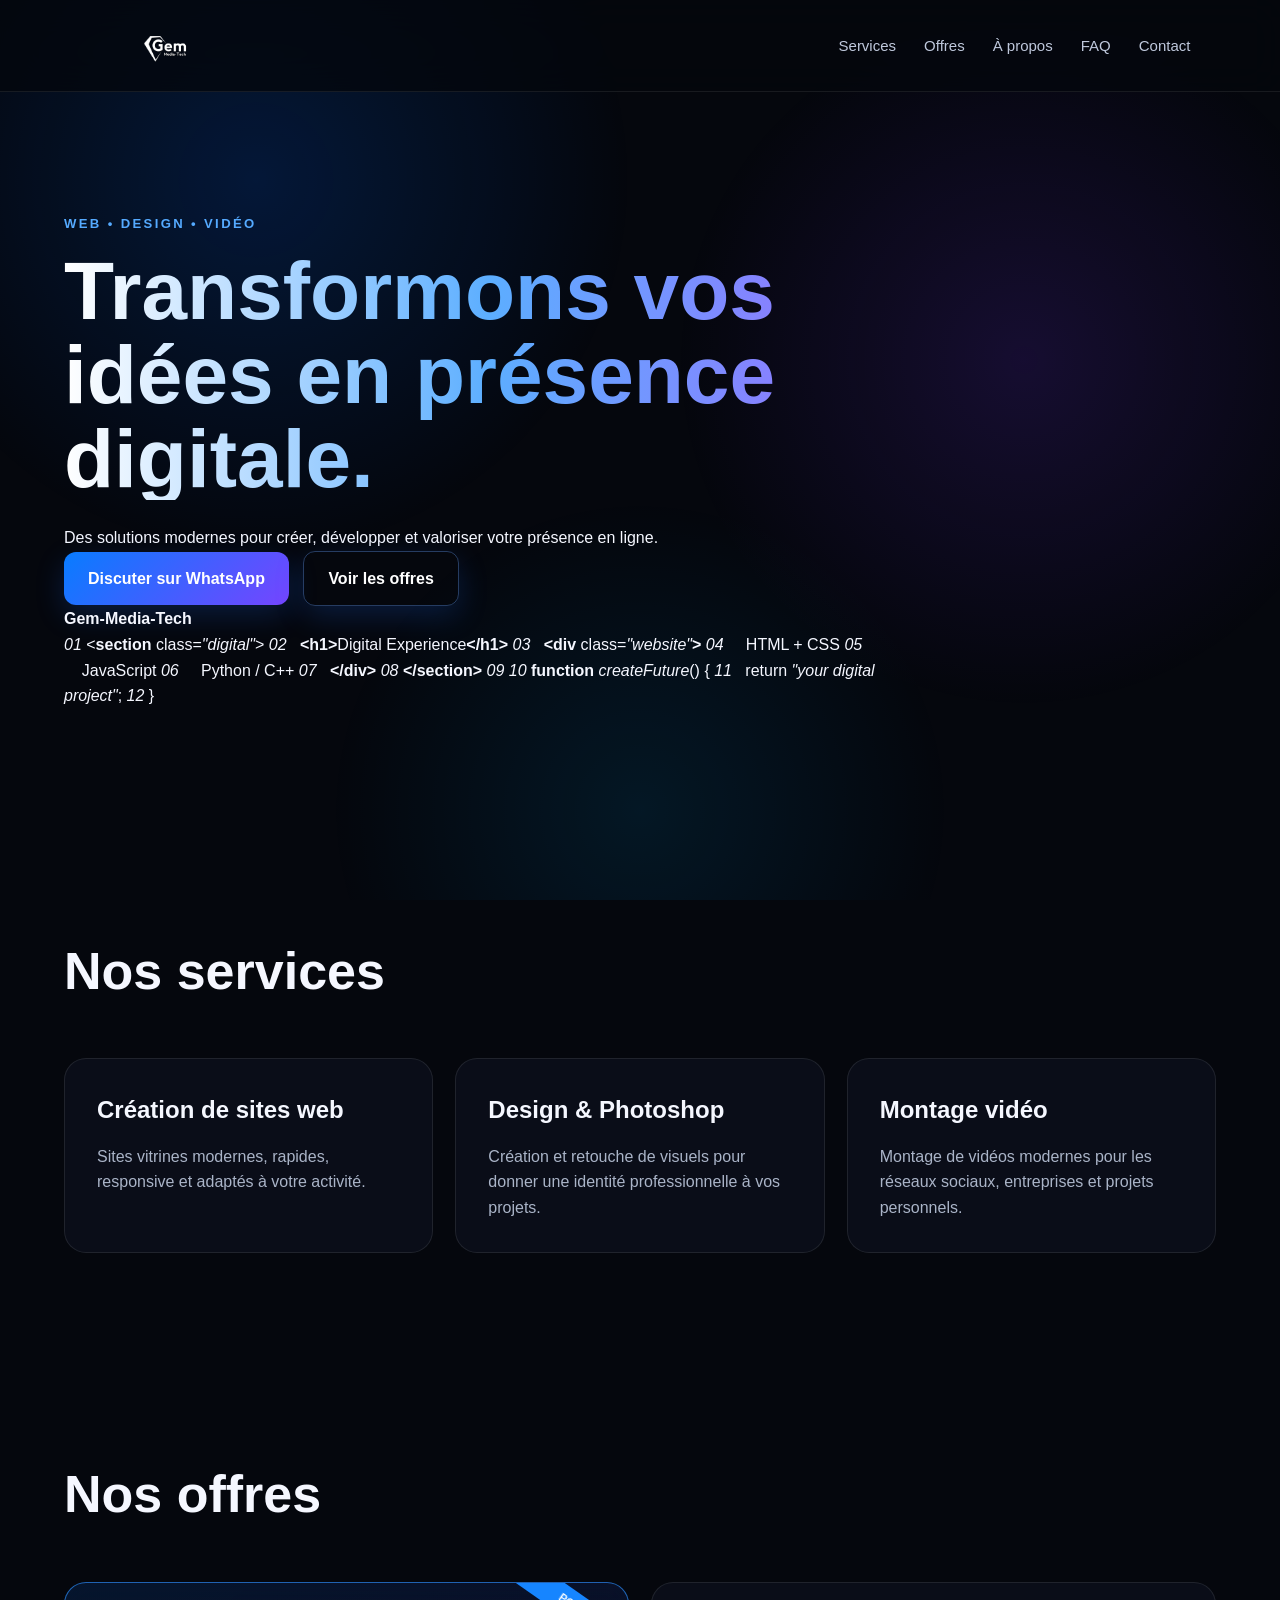
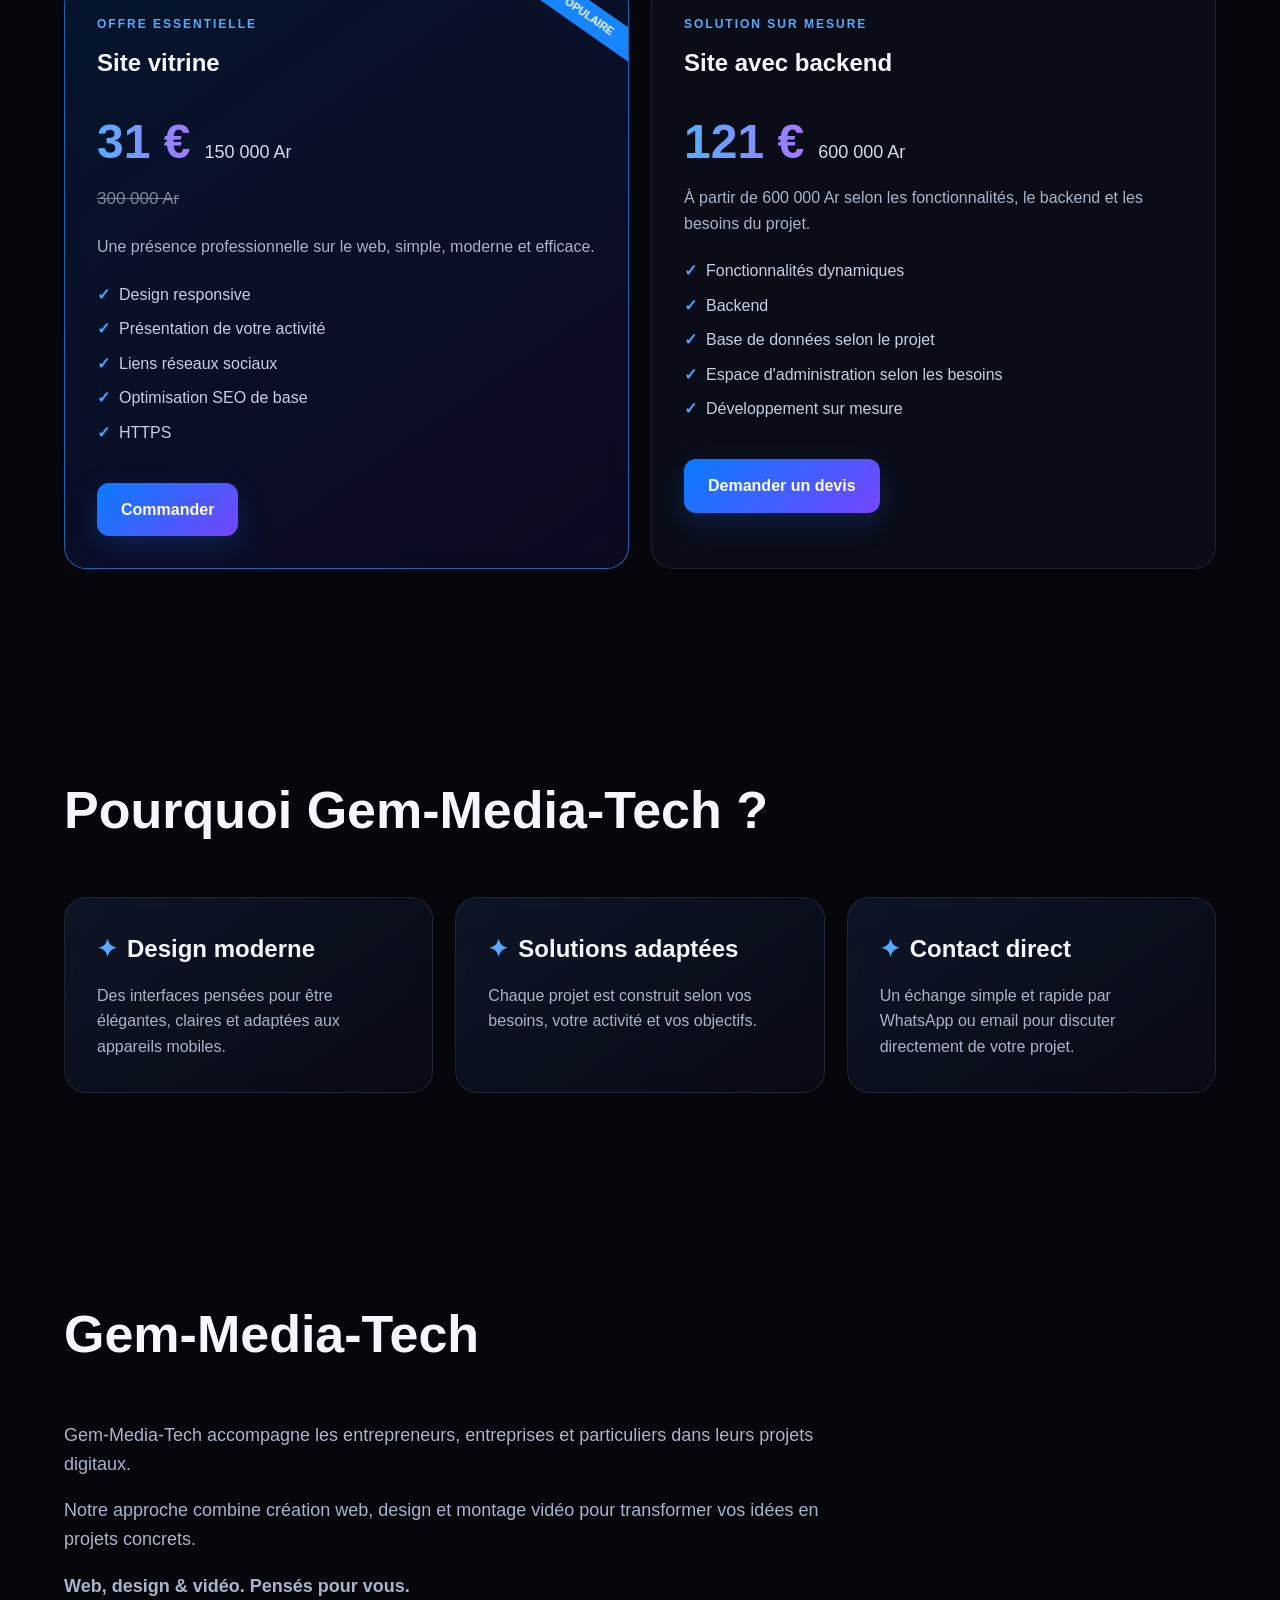
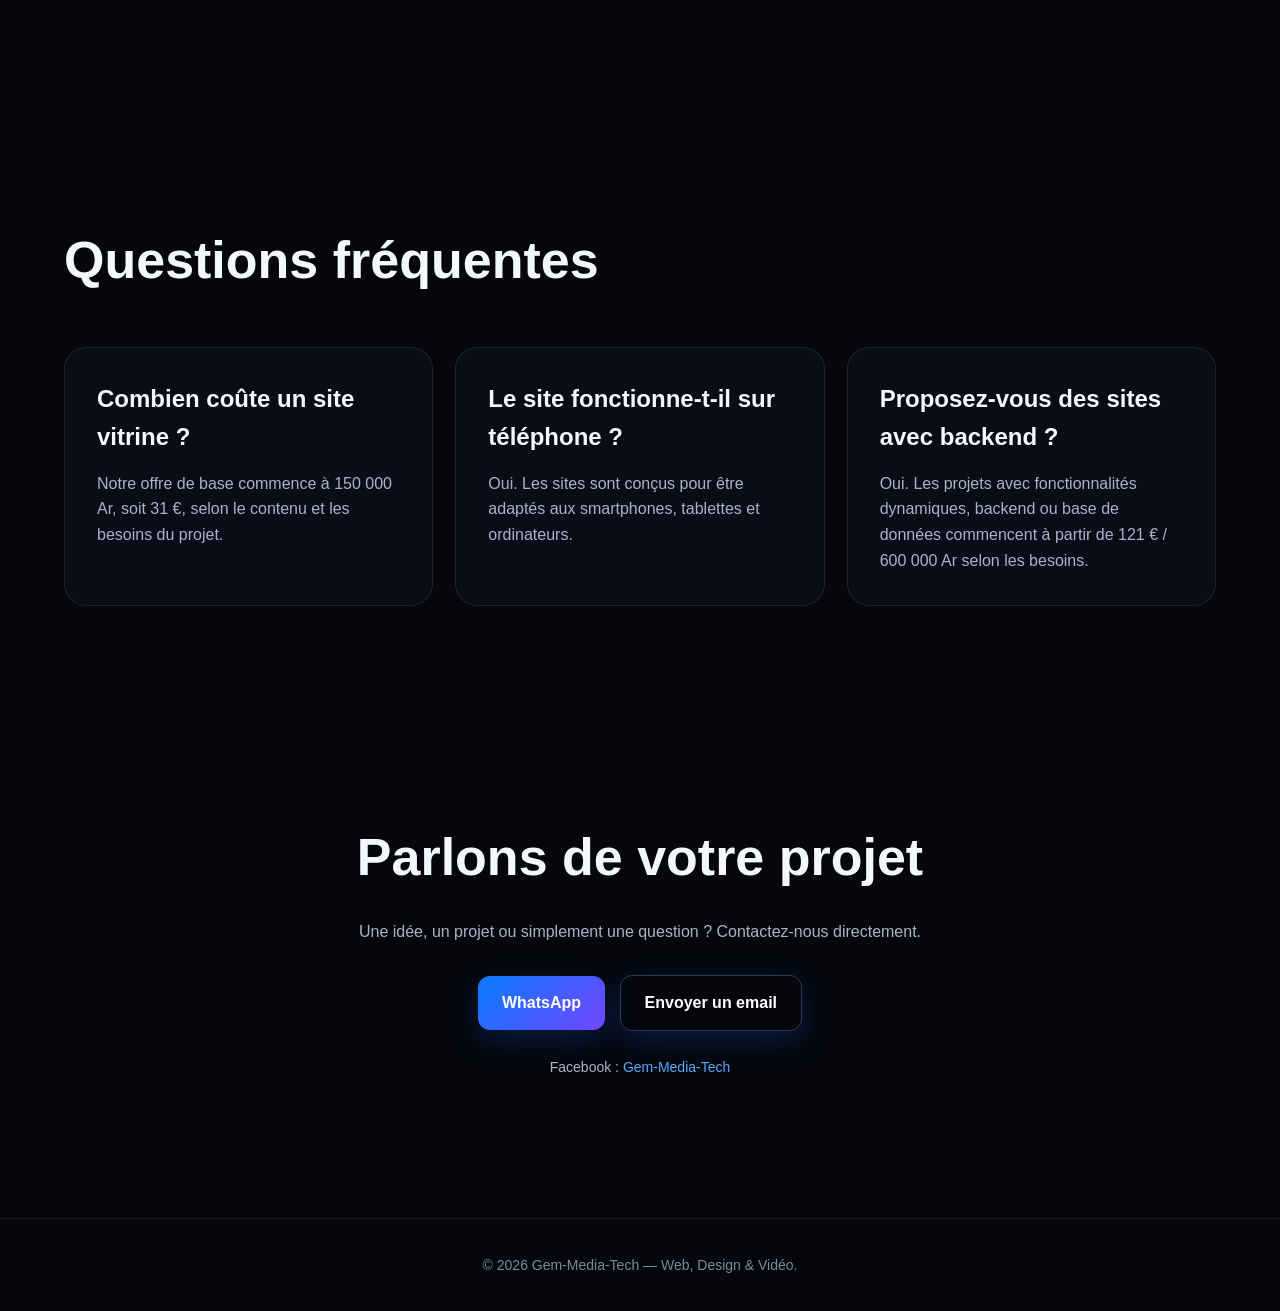
<file: index-before-final-cleanup.html>
<!DOCTYPE html>
<html lang="fr">
<head>
  <meta charset="UTF-8">

  <meta name="viewport" content="width=device-width, initial-scale=1.0">

  <title>Gem-Media-Tech | Création de sites web, design & vidéo</title>

  <meta name="description" content="Gem-Media-Tech crée des sites web modernes, des designs professionnels et des montages vidéo pour entreprises, entrepreneurs et particuliers.">
  <meta name="keywords" content="création site web, site vitrine, développement web, design, Photoshop, montage vidéo, Madagascar">
  <meta name="author" content="Gem-Media-Tech">

  <meta name="robots" content="index, follow">
  <meta name="theme-color" content="#05070d">

  <link rel="canonical" href="https://TON-DOMAINE-RENDER/">

  <meta property="og:type" content="website">
  <meta property="og:title" content="Gem-Media-Tech | Web, Design & Vidéo">
  <meta property="og:description" content="Création de sites web, design professionnel et montage vidéo.">
  <meta property="og:image" content="https://TON-DOMAINE-RENDER/images/logo.png">
  <meta property="og:url" content="https://TON-DOMAINE-RENDER/">
  <meta property="og:site_name" content="Gem-Media-Tech">
  <meta property="og:locale" content="fr_FR">

  <meta name="twitter:card" content="summary">
  <meta name="twitter:title" content="Gem-Media-Tech | Web, Design & Vidéo">
  <meta name="twitter:description" content="Création de sites web, design professionnel et montage vidéo.">
  <meta name="twitter:image" content="https://TON-DOMAINE-RENDER/images/logo.png">

  <link rel="icon" type="image/png" href="images/logo.png">

  <link rel="stylesheet" href="style.css">

  <script type="application/ld+json">
  {
    "@context": "https://schema.org",
    "@type": "ProfessionalService",
    "name": "Gem-Media-Tech",
    "description": "Création de sites web, design professionnel et montage vidéo.",
    "email": "mode.gem.mada@gmail.com",
    "telephone": "+261385164780",
    "url": "https://TON-DOMAINE-RENDER/",
    "sameAs": [
      "https://www.facebook.com/GemMediaTech"
    ],
    "areaServed": "Madagascar",
    "serviceType": [
      "Création de sites web",
      "Design graphique",
      "Montage vidéo"
    ]
  }
  </script>
  <script type="application/ld+json">
  {
    "@context": "https://schema.org",
    "@type": "FAQPage",
    "mainEntity": [
      {
        "@type": "Question",
        "name": "Combien coûte un site vitrine ?",
        "acceptedAnswer": {
          "@type": "Answer",
          "text": "L'offre de base de Gem-Media-Tech commence à 31 € / 150 000 Ar."
        }
      },
      {
        "@type": "Question",
        "name": "Le site fonctionne-t-il sur téléphone ?",
        "acceptedAnswer": {
          "@type": "Answer",
          "text": "Oui. Les sites sont conçus pour être adaptés aux smartphones, tablettes et ordinateurs."
        }
      },
      {
        "@type": "Question",
        "name": "Proposez-vous des sites avec backend ?",
        "acceptedAnswer": {
          "@type": "Answer",
          "text": "Oui. Les projets avec fonctionnalités dynamiques, backend ou base de données commencent à partir de 121 € / 600 000 Ar selon les besoins."
        }
      }
    ]
  }
  </script>

</head>

<body>

<header>
  <a href="index.html" class="logo" aria-label="Gem-Media-Tech - Accueil">
    <img src="images/logo.png" alt="Logo Gem-Media-Tech">
  </a>

  <button class="menu-toggle" type="button" aria-label="Ouvrir le menu" aria-expanded="false">
    ☰
  </button>

  <nav aria-label="Navigation principale">
    <a href="services.html">Services</a>
    <a href="offres.html">Offres</a>
    <a href="a-propos.html">À propos</a>
    <a href="#faq">FAQ</a>
    <a href="contact.html">Contact</a>
  </nav>
</header>

<main>

<section id="hero">
  <div class="hero-content">
    <p class="hero-kicker">WEB • DESIGN • VIDÉO</p>

    <h1>Transformons vos idées en présence digitale.</h1>

    <p class="hero-description">
      Des solutions modernes pour créer, développer et valoriser
      votre présence en ligne.
    </p>

    <div class="hero-buttons">
      <a
        href="https://wa.me/261385164780?text=Bonjour%20Gem-Media-Tech%2C%20je%20souhaite%20parler%20de%20mon%20projet"
        class="btn"
        target="_blank"
        rel="noopener"
      >
        Discuter sur WhatsApp
      </a>

      <a href="offres.html" class="btn secondary">
        Voir les offres
      </a>
    </div>
  </div>

  <div class="hero-code" aria-hidden="true">
    <div class="code-top">
      <span></span><span></span><span></span>
      <strong>Gem-Media-Tech</strong>
    </div>

    <div class="code-body">
      <span class="code-line"><i>01</i> &lt;<b>section</b> class=<em>"digital"</em>&gt;</span>
      <span class="code-line"><i>02</i> &nbsp;&nbsp;<b>&lt;h1&gt;</b>Digital Experience<b>&lt;/h1&gt;</b></span>
      <span class="code-line"><i>03</i> &nbsp;&nbsp;<b>&lt;div</b> class=<em>"website"</em><b>&gt;</b></span>
      <span class="code-line"><i>04</i> &nbsp;&nbsp;&nbsp;&nbsp;HTML + CSS</span>
      <span class="code-line"><i>05</i> &nbsp;&nbsp;&nbsp;&nbsp;JavaScript</span>
      <span class="code-line"><i>06</i> &nbsp;&nbsp;&nbsp;&nbsp;Python / C++</span>
      <span class="code-line"><i>07</i> &nbsp;&nbsp;<b>&lt;/div&gt;</b></span>
      <span class="code-line"><i>08</i> <b>&lt;/section&gt;</b></span>
      <span class="code-line blank"><i>09</i></span>
      <span class="code-line"><i>10</i> <b>function</b> <em>createFuture</em>() {</span>
      <span class="code-line"><i>11</i> &nbsp;&nbsp;return <em>"your digital project"</em>;</span>
      <span class="code-line"><i>12</i> }</span>
    </div>
  </div>
</section>

<section id="services">
  <h2>Nos services</h2>

  <div class="services">

    <article>
      <h3>Création de sites web</h3>
      <p>
        Sites vitrines modernes, rapides, responsive et adaptés
        à votre activité.
      </p>
    </article>

    <article>
      <h3>Design & Photoshop</h3>
      <p>
        Création et retouche de visuels pour donner une identité
        professionnelle à vos projets.
      </p>
    </article>

    <article>
      <h3>Montage vidéo</h3>
      <p>
        Montage de vidéos modernes pour les réseaux sociaux,
        entreprises et projets personnels.
      </p>
    </article>

  </div>
</section>

<section id="offres">

  <h2>Nos offres</h2>

  <div class="offers">

    <article class="offer featured">

      <p>OFFRE ESSENTIELLE</p>

      <h3>Site vitrine</h3>

      <div class="price">
        <strong>31 €</strong>
        <span>150 000 Ar</span>
      </div>

      <del>300 000 Ar</del>

      <p>
        Une présence professionnelle sur le web, simple,
        moderne et efficace.
      </p>

      <ul>
        <li>Design responsive</li>
        <li>Présentation de votre activité</li>
        <li>Liens réseaux sociaux</li>
        <li>Optimisation SEO de base</li>
        <li>HTTPS</li>
      </ul>

      <a
        href="https://wa.me/261385164780?text=Bonjour%20Gem-Media-Tech%2C%20je%20suis%20int%C3%A9ress%C3%A9%20par%20l%27offre%20Site%20vitrine%20%C3%A0%2031%20%E2%82%AC%20%2F%20150%20000%20Ar."
        class="btn"
        target="_blank"
        rel="noopener"
      >
        Commander
      </a>

    </article>

    <article class="offer">

      <p>SOLUTION SUR MESURE</p>

      <h3>Site avec backend</h3>

      <div class="price">
        <strong>121 €</strong>
        <span>600 000 Ar</span>
      </div>

      <p>
        À partir de 600 000 Ar selon les fonctionnalités,
        le backend et les besoins du projet.
      </p>

      <ul>
        <li>Fonctionnalités dynamiques</li>
        <li>Backend</li>
        <li>Base de données selon le projet</li>
        <li>Espace d'administration selon les besoins</li>
        <li>Développement sur mesure</li>
      </ul>

      <a
        href="https://wa.me/261385164780?text=Bonjour%20Gem-Media-Tech%2C%20je%20souhaite%20discuter%20d%27un%20site%20avec%20backend%20%C3%A0%20partir%20de%20121%20%E2%82%AC%20%2F%20600%20000%20Ar."
        class="btn"
        target="_blank"
        rel="noopener"
      >
        Demander un devis
      </a>

    </article>

  </div>
</section>

<section id="pourquoi">

  <h2>Pourquoi Gem-Media-Tech ?</h2>

  <div class="services">

    <article>
      <h3>Design moderne</h3>
      <p>
        Des interfaces pensées pour être élégantes, claires
        et adaptées aux appareils mobiles.
      </p>
    </article>

    <article>
      <h3>Solutions adaptées</h3>
      <p>
        Chaque projet est construit selon vos besoins,
        votre activité et vos objectifs.
      </p>
    </article>

    <article>
      <h3>Contact direct</h3>
      <p>
        Un échange simple et rapide par WhatsApp ou email
        pour discuter directement de votre projet.
      </p>
    </article>

  </div>

</section>

<section id="apropos">

  <h2>Gem-Media-Tech</h2>

  <p>
    Gem-Media-Tech accompagne les entrepreneurs, entreprises
    et particuliers dans leurs projets digitaux.
  </p>

  <p>
    Notre approche combine création web, design et montage vidéo
    pour transformer vos idées en projets concrets.
  </p>

  <p>
    <strong>Web, design & vidéo. Pensés pour vous.</strong>
  </p>

</section>

<section id="faq">

  <h2>Questions fréquentes</h2>

  <div class="services">

    <article>
      <h3>Combien coûte un site vitrine ?</h3>
      <p>
        Notre offre de base commence à 150 000 Ar, soit 31 €,
        selon le contenu et les besoins du projet.
      </p>
    </article>

    <article>
      <h3>Le site fonctionne-t-il sur téléphone ?</h3>
      <p>
        Oui. Les sites sont conçus pour être adaptés aux
        smartphones, tablettes et ordinateurs.
      </p>
    </article>

    <article>
      <h3>Proposez-vous des sites avec backend ?</h3>
      <p>
        Oui. Les projets avec fonctionnalités dynamiques,
        backend ou base de données commencent à partir de
        121 € / 600 000 Ar selon les besoins.
      </p>
    </article>

  </div>

</section>

<section id="contact">

  <h2>Parlons de votre projet</h2>

  <p>
    Une idée, un projet ou simplement une question ?
    Contactez-nous directement.
  </p>

  <a
    href="https://wa.me/261385164780?text=Bonjour%20Gem-Media-Tech%2C%20je%20souhaite%20parler%20de%20mon%20projet."
    class="btn"
    target="_blank"
    rel="noopener"
  >
    WhatsApp
  </a>

  <a
    href="mailto:mode.gem.mada@gmail.com"
    class="btn secondary"
  >
    Envoyer un email
  </a>

  <p>
    Facebook :
    <a href="https://www.facebook.com/GemMediaTech" target="_blank" rel="noopener">
      Gem-Media-Tech
    </a>
  </p>

</section>

</main>

<footer>
  <p>© 2026 Gem-Media-Tech — Web, Design & Vidéo.</p>
</footer>

<script src="script.js"></script>

</body>
</html>
</file>
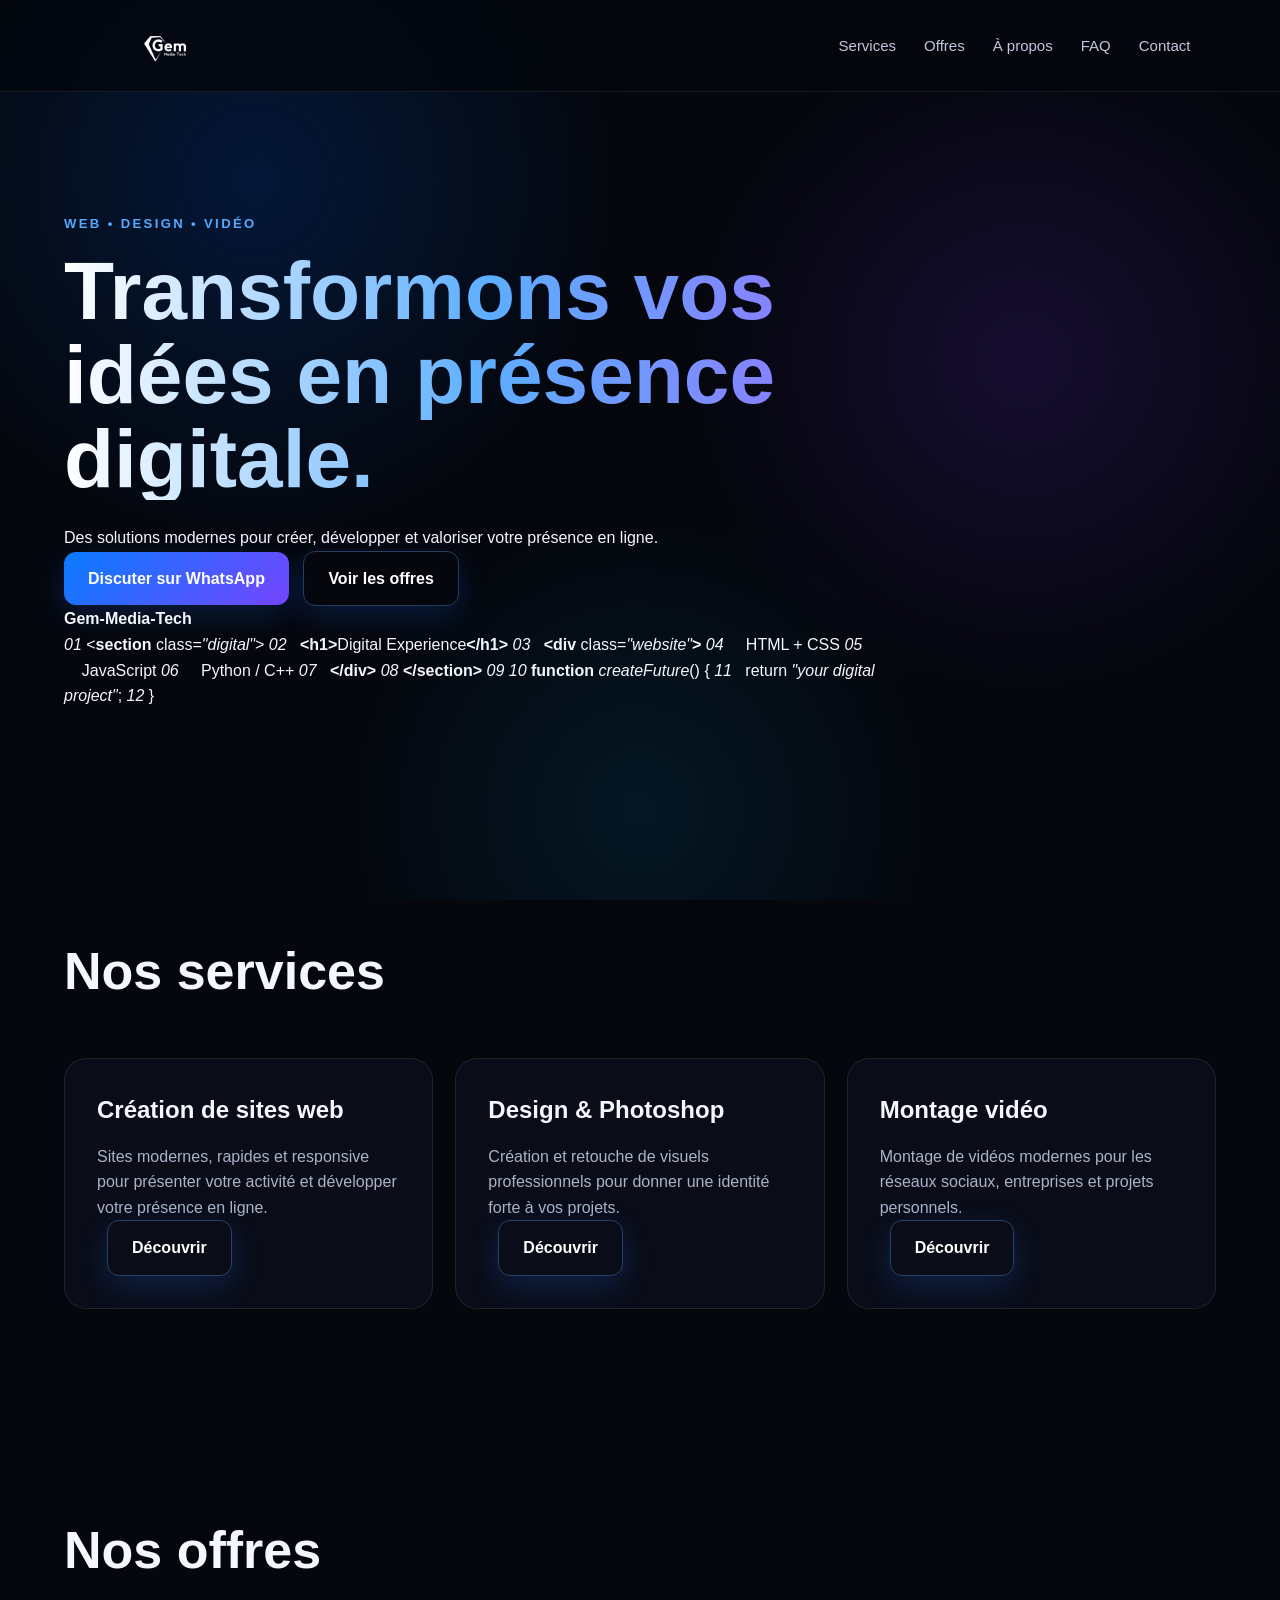
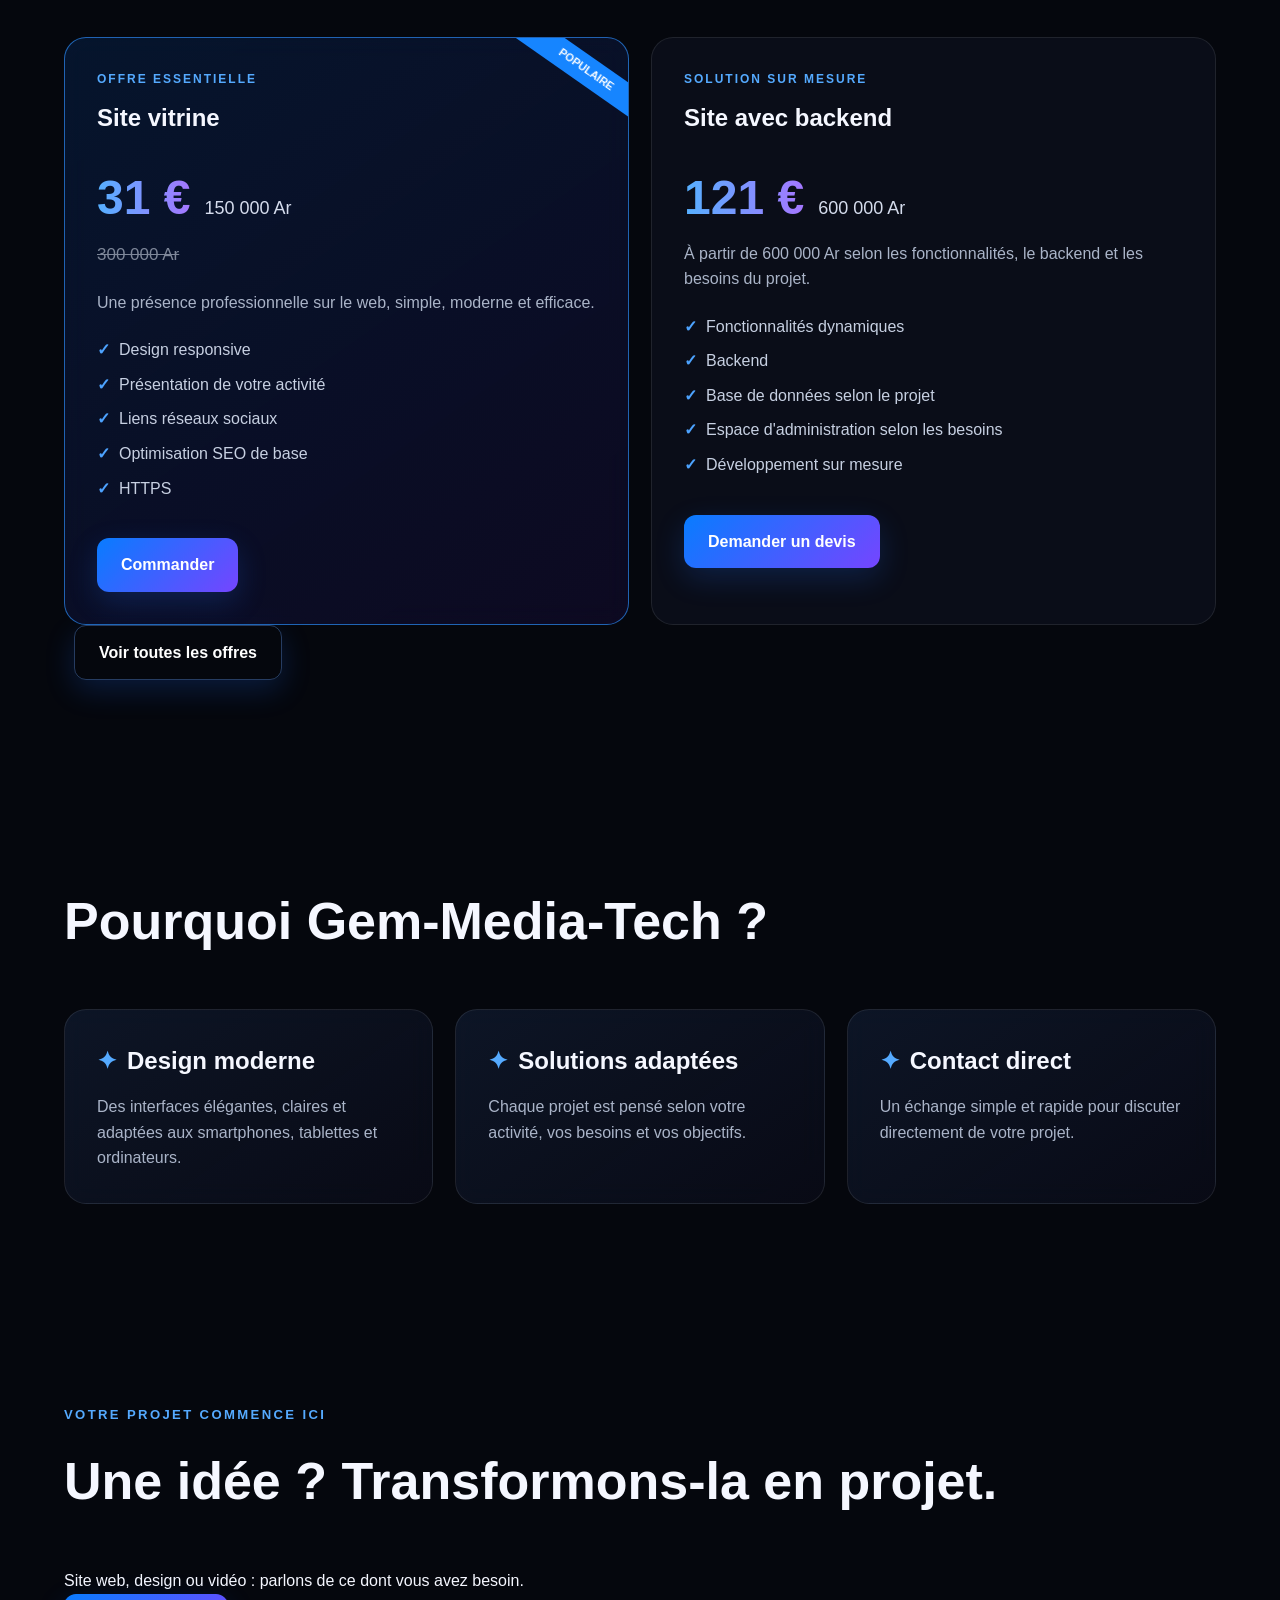
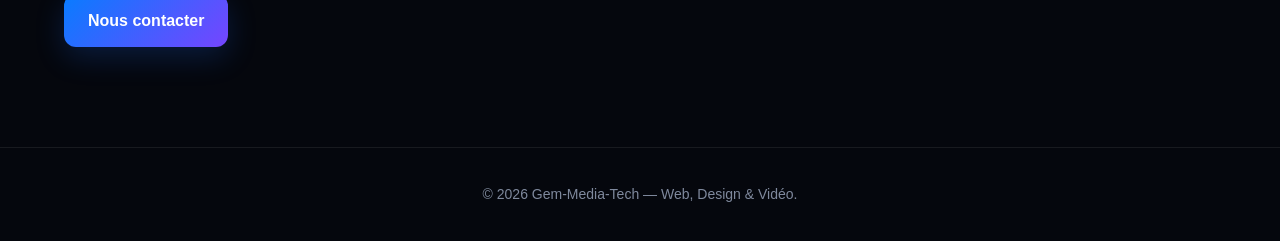
<file: index-before-home-rebuild.html>
<!DOCTYPE html>
<html lang="fr">
<head>
  <meta charset="UTF-8">

  <meta name="viewport" content="width=device-width, initial-scale=1.0">

  <title>Gem-Media-Tech | Création de sites web, design & vidéo</title>

  <meta name="description" content="Gem-Media-Tech crée des sites web modernes, des designs professionnels et des montages vidéo pour entreprises, entrepreneurs et particuliers.">
  <meta name="keywords" content="création site web, site vitrine, développement web, design, Photoshop, montage vidéo, Madagascar">
  <meta name="author" content="Gem-Media-Tech">

  <meta name="robots" content="index, follow">
  <meta name="theme-color" content="#05070d">

  <link rel="canonical" href="https://TON-DOMAINE-RENDER/">

  <meta property="og:type" content="website">
  <meta property="og:title" content="Gem-Media-Tech | Web, Design & Vidéo">
  <meta property="og:description" content="Création de sites web, design professionnel et montage vidéo.">
  <meta property="og:image" content="https://TON-DOMAINE-RENDER/images/logo.png">
  <meta property="og:url" content="https://TON-DOMAINE-RENDER/">
  <meta property="og:site_name" content="Gem-Media-Tech">
  <meta property="og:locale" content="fr_FR">

  <meta name="twitter:card" content="summary">
  <meta name="twitter:title" content="Gem-Media-Tech | Web, Design & Vidéo">
  <meta name="twitter:description" content="Création de sites web, design professionnel et montage vidéo.">
  <meta name="twitter:image" content="https://TON-DOMAINE-RENDER/images/logo.png">

  <link rel="icon" type="image/png" href="images/logo.png">

  <link rel="stylesheet" href="style.css">

  <script type="application/ld+json">
  {
    "@context": "https://schema.org",
    "@type": "ProfessionalService",
    "name": "Gem-Media-Tech",
    "description": "Création de sites web, design professionnel et montage vidéo.",
    "email": "mode.gem.mada@gmail.com",
    "telephone": "+261385164780",
    "url": "https://TON-DOMAINE-RENDER/",
    "sameAs": [
      "https://www.facebook.com/GemMediaTech"
    ],
    "areaServed": "Madagascar",
    "serviceType": [
      "Création de sites web",
      "Design graphique",
      "Montage vidéo"
    ]
  }
  </script>
  <script type="application/ld+json">
  {
    "@context": "https://schema.org",
    "@type": "FAQPage",
    "mainEntity": [
      {
        "@type": "Question",
        "name": "Combien coûte un site vitrine ?",
        "acceptedAnswer": {
          "@type": "Answer",
          "text": "L'offre de base de Gem-Media-Tech commence à 31 € / 150 000 Ar."
        }
      },
      {
        "@type": "Question",
        "name": "Le site fonctionne-t-il sur téléphone ?",
        "acceptedAnswer": {
          "@type": "Answer",
          "text": "Oui. Les sites sont conçus pour être adaptés aux smartphones, tablettes et ordinateurs."
        }
      },
      {
        "@type": "Question",
        "name": "Proposez-vous des sites avec backend ?",
        "acceptedAnswer": {
          "@type": "Answer",
          "text": "Oui. Les projets avec fonctionnalités dynamiques, backend ou base de données commencent à partir de 121 € / 600 000 Ar selon les besoins."
        }
      }
    ]
  }
  </script>

</head>

<body>

<header>
  <a href="index.html" class="logo" aria-label="Gem-Media-Tech - Accueil">
    <img src="images/logo.png" alt="Logo Gem-Media-Tech">
  </a>

  <button class="menu-toggle" type="button" aria-label="Ouvrir le menu" aria-expanded="false">
    ☰
  </button>

  <nav aria-label="Navigation principale">
    <a href="services.html">Services</a>
    <a href="offres.html">Offres</a>
    <a href="a-propos.html">À propos</a>
    <a href="offres.html#faq">FAQ</a>
    <a href="contact.html">Contact</a>
  </nav>
</header>

<main>

<section id="hero">
  <div class="hero-content">
    <p class="hero-kicker">WEB • DESIGN • VIDÉO</p>

    <h1>Transformons vos idées en présence digitale.</h1>

    <p class="hero-description">
      Des solutions modernes pour créer, développer et valoriser
      votre présence en ligne.
    </p>

    <div class="hero-buttons">
      <a
        href="https://wa.me/261385164780?text=Bonjour%20Gem-Media-Tech%2C%20je%20souhaite%20parler%20de%20mon%20projet"
        class="btn"
        target="_blank"
        rel="noopener"
      >
        Discuter sur WhatsApp
      </a>

      <a href="offres.html" class="btn secondary">
        Voir les offres
      </a>
    </div>
  </div>

  <div class="hero-code" aria-hidden="true">
    <div class="code-top">
      <span></span><span></span><span></span>
      <strong>Gem-Media-Tech</strong>
    </div>

    <div class="code-body">
      <span class="code-line"><i>01</i> &lt;<b>section</b> class=<em>"digital"</em>&gt;</span>
      <span class="code-line"><i>02</i> &nbsp;&nbsp;<b>&lt;h1&gt;</b>Digital Experience<b>&lt;/h1&gt;</b></span>
      <span class="code-line"><i>03</i> &nbsp;&nbsp;<b>&lt;div</b> class=<em>"website"</em><b>&gt;</b></span>
      <span class="code-line"><i>04</i> &nbsp;&nbsp;&nbsp;&nbsp;HTML + CSS</span>
      <span class="code-line"><i>05</i> &nbsp;&nbsp;&nbsp;&nbsp;JavaScript</span>
      <span class="code-line"><i>06</i> &nbsp;&nbsp;&nbsp;&nbsp;Python / C++</span>
      <span class="code-line"><i>07</i> &nbsp;&nbsp;<b>&lt;/div&gt;</b></span>
      <span class="code-line"><i>08</i> <b>&lt;/section&gt;</b></span>
      <span class="code-line blank"><i>09</i></span>
      <span class="code-line"><i>10</i> <b>function</b> <em>createFuture</em>() {</span>
      <span class="code-line"><i>11</i> &nbsp;&nbsp;return <em>"your digital project"</em>;</span>
      <span class="code-line"><i>12</i> }</span>
    </div>
  </div>
</section>


<section id="services">
  <h2>Nos services</h2>

  <div class="services">

    <article>
      <h3>Création de sites web</h3>
      <p>
        Sites modernes, rapides et responsive pour présenter votre
        activité et développer votre présence en ligne.
      </p>
      <a href="services.html" class="btn secondary">Découvrir</a>
    </article>

    <article>
      <h3>Design & Photoshop</h3>
      <p>
        Création et retouche de visuels professionnels pour donner
        une identité forte à vos projets.
      </p>
      <a href="services.html" class="btn secondary">Découvrir</a>
    </article>

    <article>
      <h3>Montage vidéo</h3>
      <p>
        Montage de vidéos modernes pour les réseaux sociaux,
        entreprises et projets personnels.
      </p>
      <a href="services.html" class="btn secondary">Découvrir</a>
    </article>

  </div>
</section>

<section id="offres">
  <h2>Nos offres</h2>

  <div class="offers">

    <article class="offer featured">
      <p>OFFRE ESSENTIELLE</p>

      <h3>Site vitrine</h3>

      <div class="price">
        <strong>31 €</strong>
        <span>150 000 Ar</span>
      </div>

      <del>300 000 Ar</del>

      <p>
        Une présence professionnelle sur le web, simple,
        moderne et efficace.
      </p>

      <ul>
        <li>Design responsive</li>
        <li>Présentation de votre activité</li>
        <li>Liens réseaux sociaux</li>
        <li>Optimisation SEO de base</li>
        <li>HTTPS</li>
      </ul>

      <a
        href="https://wa.me/261385164780?text=Bonjour%20Gem-Media-Tech%2C%20je%20suis%20int%C3%A9ress%C3%A9%20par%20l%27offre%20Site%20vitrine%20%C3%A0%2031%20%E2%82%AC%20%2F%20150%20000%20Ar"
        class="btn"
        target="_blank"
        rel="noopener"
      >
        Commander
      </a>
    </article>

    <article class="offer">

      <p>SOLUTION SUR MESURE</p>

      <h3>Site avec backend</h3>

      <div class="price">
        <strong>121 €</strong>
        <span>600 000 Ar</span>
      </div>

      <p>
        À partir de 600 000 Ar selon les fonctionnalités,
        le backend et les besoins du projet.
      </p>

      <ul>
        <li>Fonctionnalités dynamiques</li>
        <li>Backend</li>
        <li>Base de données selon le projet</li>
        <li>Espace d'administration selon les besoins</li>
        <li>Développement sur mesure</li>
      </ul>

      <a
        href="https://wa.me/261385164780?text=Bonjour%20Gem-Media-Tech%2C%20je%20souhaite%20discuter%20d%27un%20site%20avec%20backend%20%C3%A0%20partir%20de%20121%20%E2%82%AC%20%2F%20600%20000%20Ar"
        class="btn"
        target="_blank"
        rel="noopener"
      >
        Demander un devis
      </a>

    </article>

  </div>

  <p class="section-link">
    <a href="offres.html" class="btn secondary">Voir toutes les offres</a>
  </p>
</section>

<section id="pourquoi">
  <h2>Pourquoi Gem-Media-Tech ?</h2>

  <div class="services">

    <article>
      <h3>Design moderne</h3>
      <p>
        Des interfaces élégantes, claires et adaptées aux
        smartphones, tablettes et ordinateurs.
      </p>
    </article>

    <article>
      <h3>Solutions adaptées</h3>
      <p>
        Chaque projet est pensé selon votre activité,
        vos besoins et vos objectifs.
      </p>
    </article>

    <article>
      <h3>Contact direct</h3>
      <p>
        Un échange simple et rapide pour discuter directement
        de votre projet.
      </p>
    </article>

  </div>
</section>

<section class="home-cta">
  <p class="hero-kicker">VOTRE PROJET COMMENCE ICI</p>

  <h2>Une idée ? Transformons-la en projet.</h2>

  <p>
    Site web, design ou vidéo : parlons de ce dont vous avez besoin.
  </p>

  <a
    href="contact.html"
    class="btn"
  >
    Nous contacter
  </a>
</section>

</main>

<footer>
  <p>© 2026 Gem-Media-Tech — Web, Design & Vidéo.</p>
</footer>

<script src="script.js"></script>

</body>
</html>
</file>
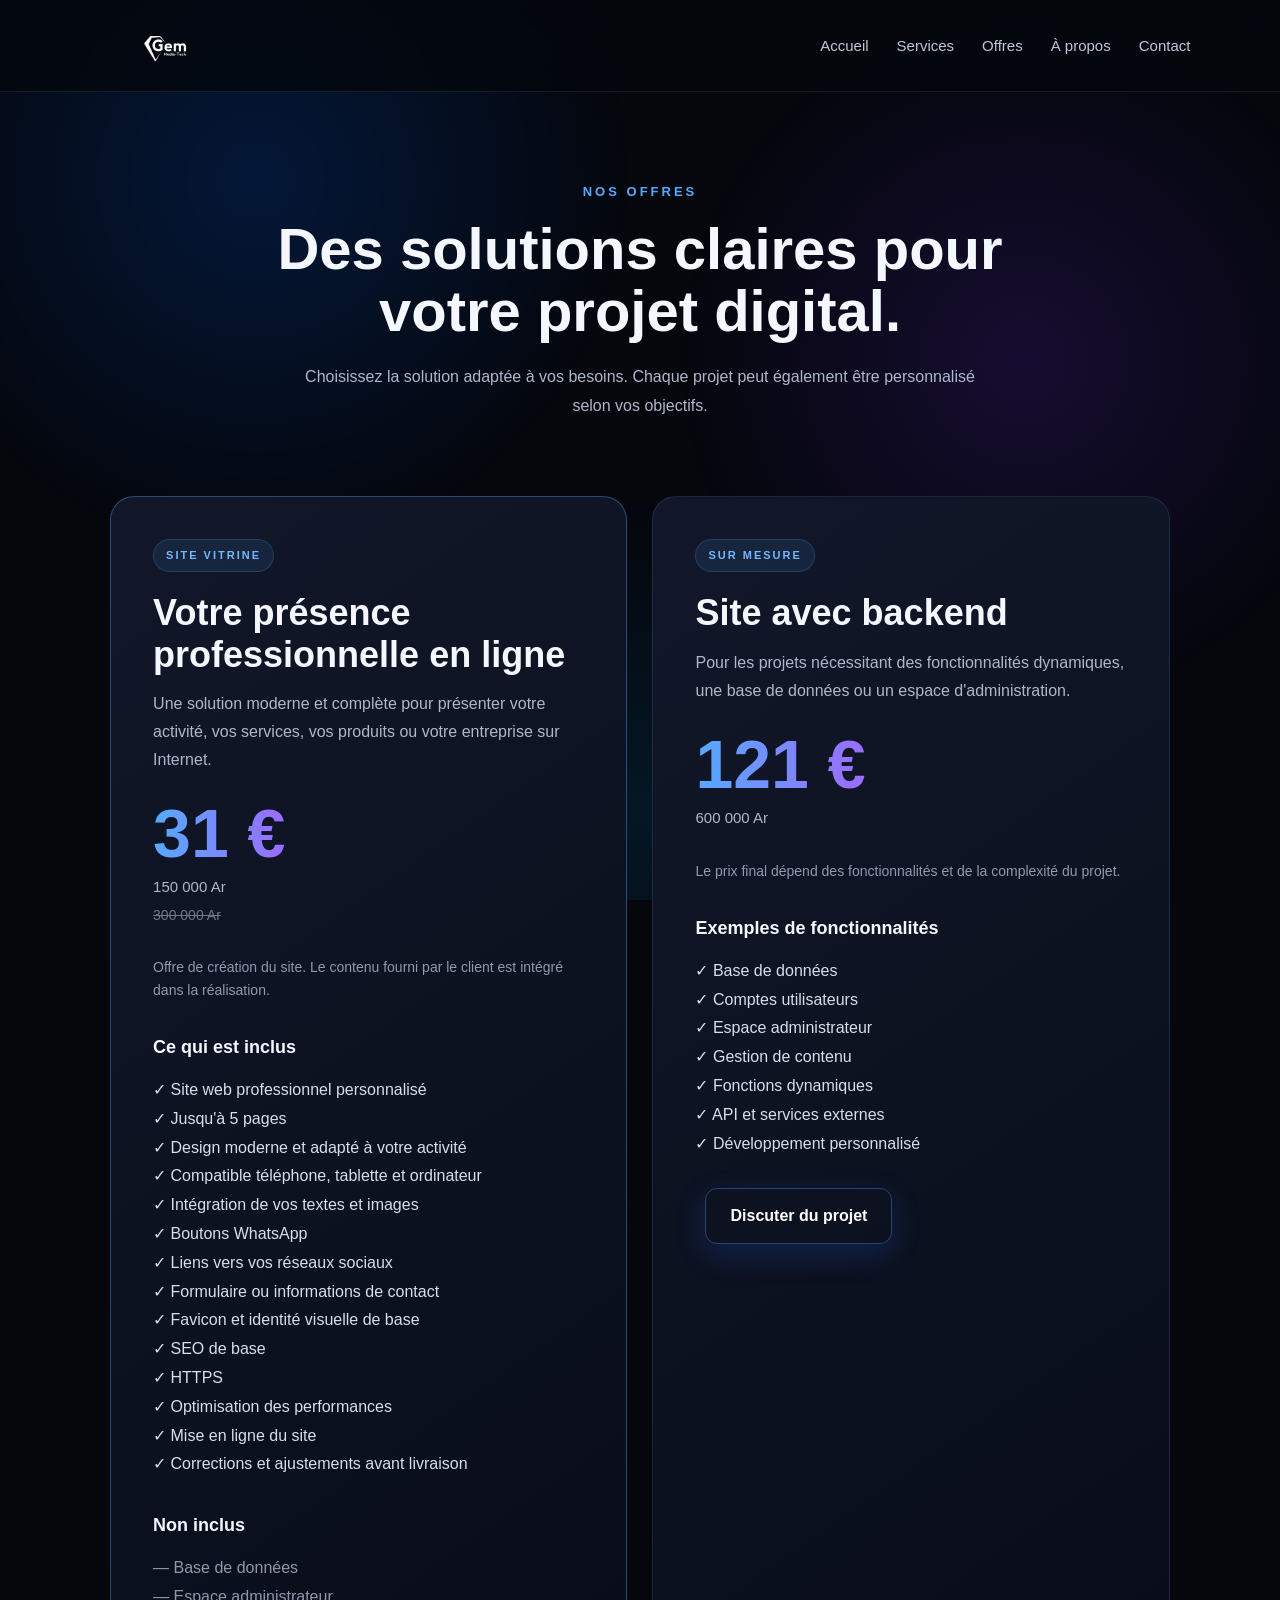
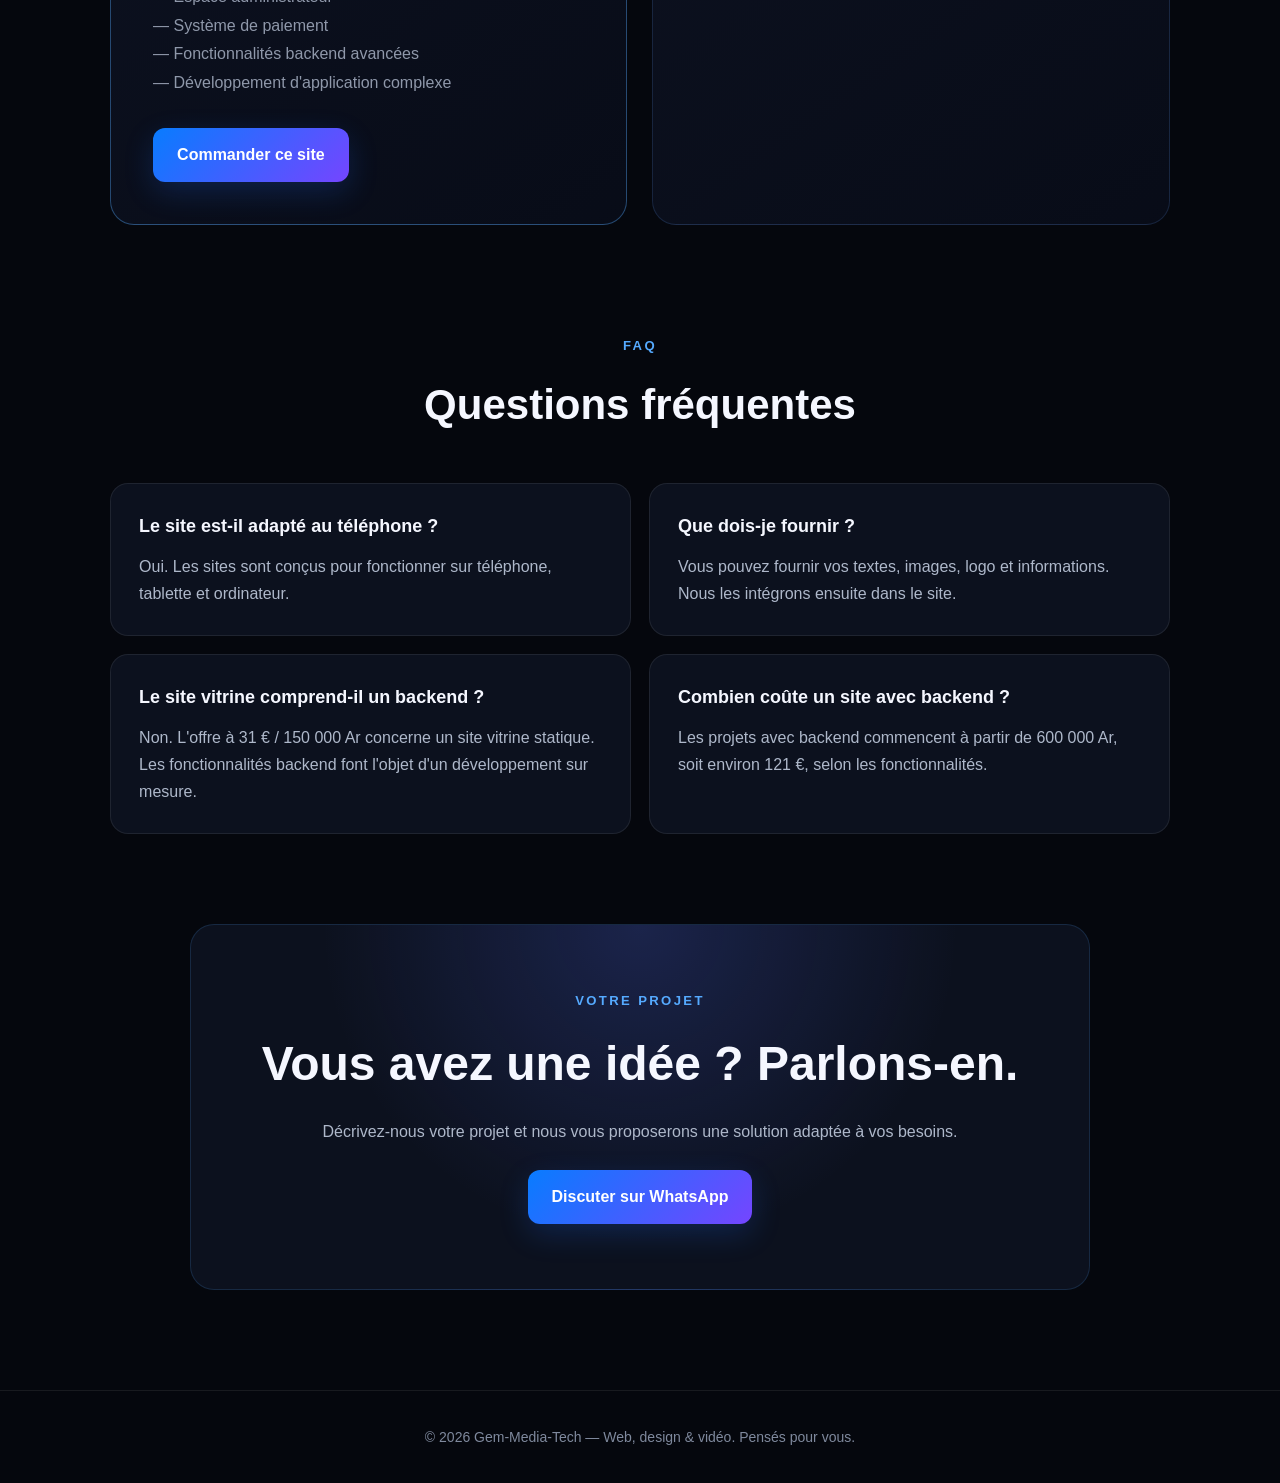
<file: offres.html>
<!DOCTYPE html>
<html lang="fr">
<head>
<!-- Google tag (gtag.js) -->
<script async src="https://www.googletagmanager.com/gtag/js?id=G-684WGJFDS2"></script>
<script>
window.dataLayer = window.dataLayer || [];
function gtag(){dataLayer.push(arguments);}
gtag('js', new Date());
gtag('config', 'G-684WGJFDS2');
</script>


<script>
window.dataLayer = window.dataLayer || [];
function gtag(){dataLayer.push(arguments);}
gtag("js", new Date());
gtag("config", "G-684WGJFDS2");
</script>
  <meta charset="UTF-8">
  <meta name="viewport" content="width=device-width, initial-scale=1.0">

  <title>Nos offres | Gem-Media-Tech</title>
  <meta name="description" content="Découvrez les offres Gem-Media-Tech pour la création de sites web modernes et professionnels.">

  <link rel="icon" type="image/png" href="images/logo.png">
  <link rel="stylesheet" href="style.css">

</head>

<body>

<header>
  <a href="index.html" class="logo-link">
    <img src="images/logo.png" alt="Gem-Media-Tech" class="logo">
  </a>

  <button class="menu-toggle" type="button" aria-label="Ouvrir le menu" aria-expanded="false">
    ☰
  </button>

  <nav>
    <a href="index.html">Accueil</a>
    <a href="services.html">Services</a>
    <a href="offres.html">Offres</a>
    <a href="a-propos.html">À propos</a>
    <a href="contact.html">Contact</a>
  </nav>
</header>

<main>

  <section class="page-hero">
    <p class="hero-kicker">NOS OFFRES</p>

    <h1>Des solutions claires pour votre projet digital.</h1>

    <p>
      Choisissez la solution adaptée à vos besoins.
      Chaque projet peut également être personnalisé selon vos objectifs.
    </p>
  </section>


  <section class="offers-page">

    <article class="offer-card featured">

      <div class="offer-badge">SITE VITRINE</div>

      <h2>Votre présence professionnelle en ligne</h2>

      <p class="offer-intro">
        Une solution moderne et complète pour présenter votre activité,
        vos services, vos produits ou votre entreprise sur Internet.
      </p>

      <div class="offer-price">
  <strong>31 €</strong>
  <span class="current-price">150 000 Ar</span>
  <span class="old-price">300 000 Ar</span>
</div>

      <p class="offer-note">
        Offre de création du site. Le contenu fourni par le client
        est intégré dans la réalisation.
      </p>

      <h3>Ce qui est inclus</h3>

      <ul class="offer-list">
        <li>✓ Site web professionnel personnalisé</li>
        <li>✓ Jusqu'à 5 pages</li>
        <li>✓ Design moderne et adapté à votre activité</li>
        <li>✓ Compatible téléphone, tablette et ordinateur</li>
        <li>✓ Intégration de vos textes et images</li>
        <li>✓ Boutons WhatsApp</li>
        <li>✓ Liens vers vos réseaux sociaux</li>
        <li>✓ Formulaire ou informations de contact</li>
        <li>✓ Favicon et identité visuelle de base</li>
        <li>✓ SEO de base</li>
        <li>✓ HTTPS</li>
        <li>✓ Optimisation des performances</li>
        <li>✓ Mise en ligne du site</li>
        <li>✓ Corrections et ajustements avant livraison</li>
      </ul>

      <h3>Non inclus</h3>

      <ul class="offer-list muted">
        <li>— Base de données</li>
        <li>— Espace administrateur</li>
        <li>— Système de paiement</li>
        <li>— Fonctionnalités backend avancées</li>
        <li>— Développement d'application complexe</li>
      </ul>

      <a
        href="https://wa.me/261385164780?text=Bonjour%20Gem-Media-Tech%2C%20je%20suis%20int%C3%A9ress%C3%A9%20par%20l'offre%20Site%20Vitrine%20%C3%A0%20150%20000%20Ar."
        class="btn"
        target="_blank"
        rel="noopener"
      >
        Commander ce site
      </a>

    </article>


    <article class="offer-card">

      <div class="offer-badge">SUR MESURE</div>

      <h2>Site avec backend</h2>

      <p class="offer-intro">
        Pour les projets nécessitant des fonctionnalités dynamiques,
        une base de données ou un espace d'administration.
      </p>

      <div class="offer-price">
  <strong>121 €</strong>
  <span class="current-price">600 000 Ar</span>
</div>

      <p class="offer-note">
        Le prix final dépend des fonctionnalités et de la complexité
        du projet.
      </p>

      <h3>Exemples de fonctionnalités</h3>

      <ul class="offer-list">
        <li>✓ Base de données</li>
        <li>✓ Comptes utilisateurs</li>
        <li>✓ Espace administrateur</li>
        <li>✓ Gestion de contenu</li>
        <li>✓ Fonctions dynamiques</li>
        <li>✓ API et services externes</li>
        <li>✓ Développement personnalisé</li>
      </ul>

      <a
        href="https://wa.me/261385164780?text=Bonjour%20Gem-Media-Tech%2C%20je%20souhaite%20discuter%20d'un%20site%20avec%20backend."
        class="btn secondary"
        target="_blank"
        rel="noopener"
      >
        Discuter du projet
      </a>

    </article>

  </section>


  <section class="faq">

    <div class="why-header">
      <p class="hero-kicker">FAQ</p>
      <h2>Questions fréquentes</h2>
    </div>

    <div class="faq-grid">

      <article>
        <h3>Le site est-il adapté au téléphone ?</h3>
        <p>
          Oui. Les sites sont conçus pour fonctionner sur téléphone,
          tablette et ordinateur.
        </p>
      </article>

      <article>
        <h3>Que dois-je fournir ?</h3>
        <p>
          Vous pouvez fournir vos textes, images, logo et informations.
          Nous les intégrons ensuite dans le site.
        </p>
      </article>

      <article>
        <h3>Le site vitrine comprend-il un backend ?</h3>
        <p>
          Non. L'offre à 31 € / 150 000 Ar concerne un site vitrine statique.
          Les fonctionnalités backend font l'objet d'un développement
          sur mesure.
        </p>
      </article>

      <article>
        <h3>Combien coûte un site avec backend ?</h3>
        <p>
          Les projets avec backend commencent à partir de
          600 000 Ar, soit environ 121 €, selon les fonctionnalités.
        </p>
      </article>

    </div>

  </section>


  <section class="offer-cta">

    <p class="hero-kicker">VOTRE PROJET</p>

    <h2>Vous avez une idée ? Parlons-en.</h2>

    <p>
      Décrivez-nous votre projet et nous vous proposerons
      une solution adaptée à vos besoins.
    </p>

    <a
      href="https://wa.me/261385164780?text=Bonjour%20Gem-Media-Tech%2C%20j'aimerais%20parler%20de%20mon%20projet."
      class="btn"
      target="_blank"
      rel="noopener"
    >
      Discuter sur WhatsApp
    </a>

  </section>

</main>

<footer>
  <p>© 2026 Gem-Media-Tech — Web, design & vidéo. Pensés pour vous.</p>
</footer>

<script src="script.js"></script>

</body>
</html>
</file>
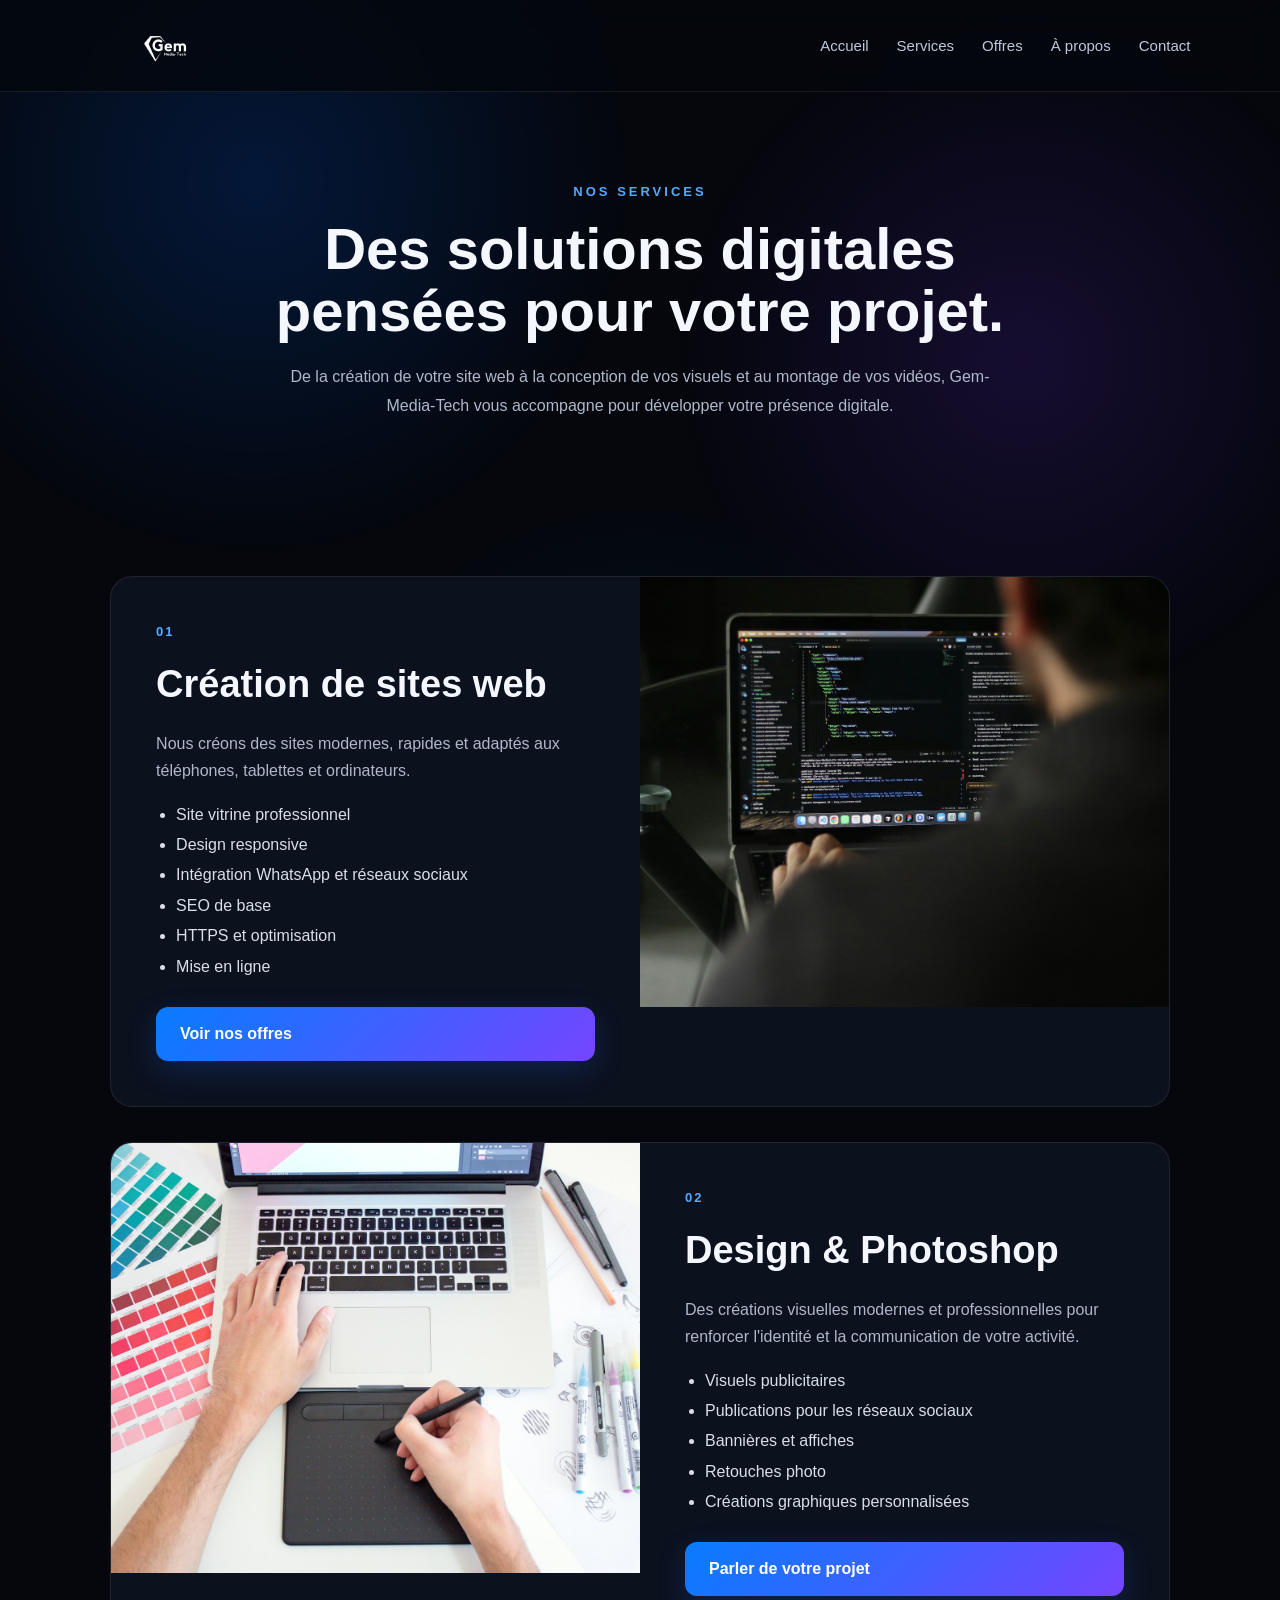
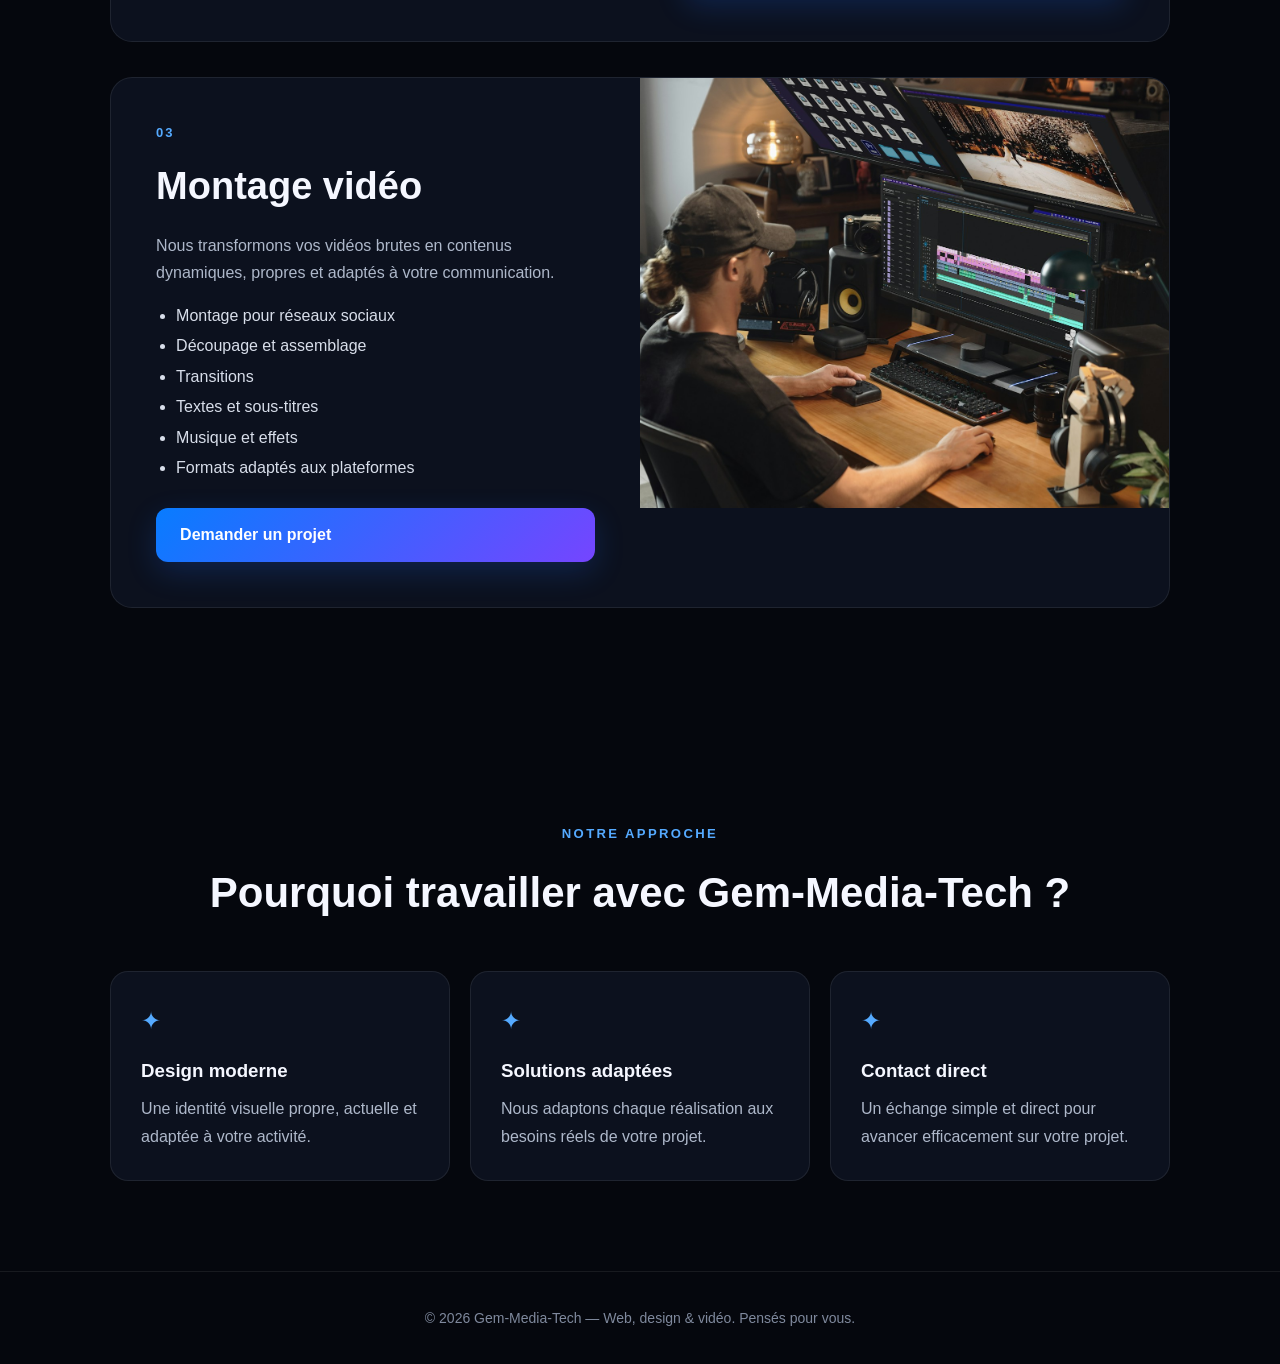
<file: services.html>
<!DOCTYPE html>
<html lang="fr">
<head>
<!-- Google tag (gtag.js) -->
<script async src="https://www.googletagmanager.com/gtag/js?id=G-684WGJFDS2"></script>
<script>
window.dataLayer = window.dataLayer || [];
function gtag(){dataLayer.push(arguments);}
gtag('js', new Date());
gtag('config', 'G-684WGJFDS2');
</script>


<script>
window.dataLayer = window.dataLayer || [];
function gtag(){dataLayer.push(arguments);}
gtag("js", new Date());
gtag("config", "G-684WGJFDS2");
</script>
  <meta charset="UTF-8">
  <meta name="viewport" content="width=device-width, initial-scale=1.0">

  <title>Nos services | Gem-Media-Tech</title>
  <meta name="description" content="Découvrez les services Gem-Media-Tech : création de sites web, design graphique et montage vidéo.">

  <link rel="icon" type="image/png" href="images/logo.png">
  <link rel="stylesheet" href="style.css">

</head>

<body>

<header>
  <a href="index.html" class="logo-link">
    <img src="images/logo.png" alt="Gem-Media-Tech" class="logo">
  </a>

  <button class="menu-toggle" type="button" aria-label="Ouvrir le menu" aria-expanded="false">
    ☰
  </button>

  <nav>
    <a href="index.html">Accueil</a>
    <a href="services.html">Services</a>
    <a href="offres.html">Offres</a>
    <a href="a-propos.html">À propos</a>
    <a href="contact.html">Contact</a>
  </nav>
</header>

<main>

  <section class="page-hero">
    <p class="hero-kicker">NOS SERVICES</p>

    <h1>
      Des solutions digitales pensées pour votre projet.
    </h1>

    <p>
      De la création de votre site web à la conception de vos visuels
      et au montage de vos vidéos, Gem-Media-Tech vous accompagne
      pour développer votre présence digitale.
    </p>
  </section>


  <section id="services" class="services-page">

    <article class="service-detail">
      <div id="web" class="service-detail-content">
        <span class="service-number">01</span>

        <span ></span><h2>Création de sites web</h2>

        <p>
          Nous créons des sites modernes, rapides et adaptés aux
          téléphones, tablettes et ordinateurs.
        </p>

        <ul>
          <li>Site vitrine professionnel</li>
          <li>Design responsive</li>
          <li>Intégration WhatsApp et réseaux sociaux</li>
          <li>SEO de base</li>
          <li>HTTPS et optimisation</li>
          <li>Mise en ligne</li>
        </ul>

        <a href="offres.html" class="btn">Voir nos offres</a>
      </div>

      <div class="service-detail-image web-image"></div>
    </article>


    <article class="service-detail reverse">
      <div id="design" class="service-detail-content">
        <span class="service-number">02</span>

        <h2>Design & Photoshop</h2>

        <p>
          Des créations visuelles modernes et professionnelles pour
          renforcer l'identité et la communication de votre activité.
        </p>

        <ul>
          <li>Visuels publicitaires</li>
          <li>Publications pour les réseaux sociaux</li>
          <li>Bannières et affiches</li>
          <li>Retouches photo</li>
          <li>Créations graphiques personnalisées</li>
        </ul>

        <a href="contact.html" class="btn">Parler de votre projet</a>
      </div>

      <div class="service-detail-image design-image"></div>
    </article>


    <article class="service-detail">
      <div id="video" class="service-detail-content">
        <span class="service-number">03</span>

        <span ></span><h2>Montage vidéo</h2>

        <p>
          Nous transformons vos vidéos brutes en contenus dynamiques,
          propres et adaptés à votre communication.
        </p>

        <ul>
          <li>Montage pour réseaux sociaux</li>
          <li>Découpage et assemblage</li>
          <li>Transitions</li>
          <li>Textes et sous-titres</li>
          <li>Musique et effets</li>
          <li>Formats adaptés aux plateformes</li>
        </ul>

        <a href="contact.html" class="btn">Demander un projet</a>
      </div>

      <div class="service-detail-image video-image"></div>
    </article>

  </section>


  <section class="why">
    <div class="why-header">
      <p class="hero-kicker">NOTRE APPROCHE</p>
      <h2>Pourquoi travailler avec Gem-Media-Tech ?</h2>
    </div>

    <div class="why-grid">

      <article class="why-card">
        <span>✦</span>
        <h3>Design moderne</h3>
        <p>
          Une identité visuelle propre, actuelle et adaptée à votre activité.
        </p>
      </article>

      <article class="why-card">
        <span>✦</span>
        <h3>Solutions adaptées</h3>
        <p>
          Nous adaptons chaque réalisation aux besoins réels de votre projet.
        </p>
      </article>

      <article class="why-card">
        <span>✦</span>
        <h3>Contact direct</h3>
        <p>
          Un échange simple et direct pour avancer efficacement sur votre projet.
        </p>
      </article>

    </div>
  </section>

</main>


<footer>
  <p>© 2026 Gem-Media-Tech — Web, design & vidéo. Pensés pour vous.</p>
</footer>

<script src="script.js"></script>

</body>
</html>
</file>
<file: style.css>
* {
  margin: 0;
  padding: 0;
  box-sizing: border-box;
}

html {
  scroll-behavior: smooth;
}

body {
  font-family: Arial, Helvetica, sans-serif;
  background: #05070d;
  color: #f5f7ff;
  line-height: 1.6;
  overflow-x: hidden;
}

body::before {
  content: "";
  position: fixed;
  inset: 0;
  z-index: -2;
  background:
    radial-gradient(circle at 20% 20%, rgba(0, 102, 255, 0.18), transparent 30%),
    radial-gradient(circle at 80% 40%, rgba(120, 50, 255, 0.15), transparent 30%),
    radial-gradient(circle at 50% 90%, rgba(0, 170, 255, 0.10), transparent 30%);
}

body::after {
  content: "</>  { code }  <div>  /web  CSS  JS";
  position: fixed;
  inset: 0;
  z-index: -1;
  color: rgba(100, 150, 255, 0.035);
  font-family: monospace;
  font-size: 24px;
  line-height: 2.5;
  word-spacing: 35px;
  pointer-events: none;
  overflow: hidden;
  transform: rotate(-8deg) scale(1.3);
}

a {
  color: inherit;
  text-decoration: none;
}

header {
  position: sticky;
  top: 0;
  z-index: 100;
  display: flex;
  align-items: center;
  justify-content: space-between;
  padding: 18px 7%;
  background: rgba(5, 7, 13, 0.78);
  backdrop-filter: blur(18px);
  border-bottom: 1px solid rgba(255, 255, 255, 0.08);
}

.logo img {
  width: 150px;
  max-height: 55px;
  object-fit: contain;
}

nav {
  display: flex;
  gap: 28px;
}

nav a {
  color: #bfc8dc;
  font-size: 15px;
  transition: 0.3s;
}

nav a:hover {
  color: #4da3ff;
}

main {
  width: min(1180px, 90%);
  margin: auto;
}

section {
  padding: 100px 0;
}

#hero {
  min-height: 82vh;
  display: flex;
  flex-direction: column;
  justify-content: center;
  align-items: flex-start;
  max-width: 850px;
}

#hero > p:first-child {
  color: #4da3ff;
  font-weight: bold;
  letter-spacing: 4px;
  margin-bottom: 18px;
}

#hero h1 {
  font-size: clamp(42px, 7vw, 82px);
  line-height: 1.02;
  margin-bottom: 25px;
  background: linear-gradient(90deg, #ffffff, #5caeff, #9b6cff);
  -webkit-background-clip: text;
  background-clip: text;
  color: transparent;
}

#hero > p:nth-of-type(2) {
  color: #aeb8cc;
  font-size: 19px;
  max-width: 650px;
  margin-bottom: 35px;
}

.btn {
  display: inline-block;
  padding: 14px 24px;
  border-radius: 12px;
  background: linear-gradient(135deg, #087cff, #7545ff);
  color: white;
  font-weight: bold;
  transition: transform 0.3s, box-shadow 0.3s;
  box-shadow: 0 10px 30px rgba(30, 110, 255, 0.2);
}

.btn:hover {
  transform: translateY(-3px);
  box-shadow: 0 15px 35px rgba(30, 110, 255, 0.35);
}

.secondary {
  background: transparent;
  border: 1px solid rgba(100, 160, 255, 0.35);
  margin-left: 10px;
}

h2 {
  font-size: clamp(32px, 5vw, 52px);
  margin-bottom: 45px;
}

.services,
.offers {
  display: grid;
  grid-template-columns: repeat(3, 1fr);
  gap: 22px;
}

.services article,
.offer {
  padding: 32px;
  border: 1px solid rgba(255, 255, 255, 0.09);
  border-radius: 22px;
  background: rgba(12, 16, 28, 0.75);
  backdrop-filter: blur(12px);
  transition: transform 0.35s, border-color 0.35s;
}

.services article:hover,
.offer:hover {
  transform: translateY(-8px);
  border-color: rgba(70, 150, 255, 0.5);
}

.services h3,
.offer h3 {
  font-size: 24px;
  margin-bottom: 14px;
}

.services p,
.offer p,
#apropos p,
#contact p {
  color: #aab4c8;
}

.offers {
  grid-template-columns: repeat(2, 1fr);
}

.offer.featured {
  border-color: rgba(45, 145, 255, 0.65);
  background:
    linear-gradient(145deg, rgba(8, 55, 120, 0.3), rgba(20, 12, 50, 0.55));
  position: relative;
  overflow: hidden;
}

.offer.featured::before {
  content: "POPULAIRE";
  position: absolute;
  top: 18px;
  right: -35px;
  transform: rotate(35deg);
  background: #1685ff;
  color: white;
  padding: 5px 45px;
  font-size: 11px;
  font-weight: bold;
}

.offer > p:first-child {
  color: #55aaff;
  font-size: 12px;
  letter-spacing: 2px;
  font-weight: bold;
  margin-bottom: 10px;
}

.price {
  display: flex;
  align-items: baseline;
  gap: 14px;
  margin: 22px 0 4px;
}

.price strong {
  font-size: 48px;
  background: linear-gradient(90deg, #55b0ff, #a477ff);
  -webkit-background-clip: text;
  background-clip: text;
  color: transparent;
}

.price span {
  color: #d5dced;
  font-size: 18px;
}

.offer del {
  color: #7e8799;
  font-size: 17px;
  display: block;
  margin-bottom: 22px;
}

.offer .btn {
  margin-top: 28px;
}

#apropos {
  max-width: 800px;
}

#apropos p {
  margin-bottom: 18px;
  font-size: 18px;
}

#contact {
  text-align: center;
  padding: 110px 20px;
}

#contact h2 {
  margin-bottom: 20px;
}

#contact p {
  margin-bottom: 30px;
}

#contact p:last-child {
  margin-top: 25px;
  font-size: 14px;
}

footer {
  padding: 35px 20px;
  text-align: center;
  border-top: 1px solid rgba(255, 255, 255, 0.08);
  color: #7f899d;
  font-size: 14px;
}

@media (max-width: 800px) {
  header {
    padding: 15px 5%;
  }

  nav {
    gap: 13px;
  }

  nav a {
    font-size: 13px;
  }

  main {
    width: 90%;
  }

  section {
    padding: 75px 0;
  }

  #hero {
    min-height: 75vh;
  }

  #hero h1 {
    font-size: clamp(40px, 12vw, 62px);
  }

  .services,
  .offers {
    grid-template-columns: 1fr;
  }

  .price strong {
    font-size: 42px;
  }

  .secondary {
    margin-left: 0;
    margin-top: 12px;
  }
}

@media (max-width: 500px) {
  header {
    flex-direction: column;
    gap: 12px;
  }

  .logo img {
    width: 130px;
  }

  nav {
    width: 100%;
    justify-content: center;
    flex-wrap: wrap;
  }

  #hero > p:nth-of-type(2) {
    font-size: 17px;
  }

  .services article,
  .offer {
    padding: 25px;
  }

  .price {
    flex-wrap: wrap;
  }

  .price strong {
    font-size: 40px;
  }
}

.offer ul {
  list-style: none;
  margin-top: 22px;
}

.offer li {
  color: #c7d0e2;
  margin: 9px 0;
}

.offer li::before {
  content: "✓";
  color: #4da3ff;
  font-weight: bold;
  margin-right: 9px;
}

#contact a:not(.btn) {
  color: #55aaff;
}

#contact a:not(.btn):hover {
  text-decoration: underline;
}

.menu-toggle {
  display: none;
  border: 1px solid rgba(100, 160, 255, 0.3);
  background: rgba(15, 20, 35, 0.8);
  color: #ffffff;
  border-radius: 10px;
  width: 44px;
  height: 44px;
  font-size: 23px;
  cursor: pointer;
}

@media (max-width: 700px) {
  header {
    position: sticky;
    flex-direction: row;
  }

  .menu-toggle {
    display: block;
  }

  nav {
    position: absolute;
    top: 100%;
    left: 5%;
    right: 5%;
    display: flex;
    flex-direction: column;
    gap: 0;
    padding: 8px;
    background: rgba(8, 11, 20, 0.97);
    border: 1px solid rgba(255, 255, 255, 0.1);
    border-radius: 16px;
    opacity: 0;
    transform: translateY(-10px);
    pointer-events: none;
    transition: 0.25s ease;
  }

  nav.open {
    opacity: 1;
    transform: translateY(0);
    pointer-events: auto;
  }

  nav a {
    padding: 13px 15px;
    border-radius: 10px;
  }

  nav a:hover {
    background: rgba(70, 150, 255, 0.1);
  }
}

#pourquoi {
  position: relative;
}

#pourquoi .services article {
  background:
    linear-gradient(
      145deg,
      rgba(15, 25, 45, 0.8),
      rgba(10, 12, 24, 0.75)
    );
}

#pourquoi h3::before {
  content: "✦";
  color: #55aaff;
  margin-right: 10px;
}

/* ================================
   PAGES INTERNES GEM-MEDIA-TECH
   ================================ */

.page-hero {
  max-width: 1100px;
  margin: 0 auto;
  padding: 90px 25px 55px;
  text-align: center;
}

.hero-kicker {
  color: #55aaff;
  font-size: 0.82rem;
  font-weight: 700;
  letter-spacing: 0.18em;
  margin-bottom: 15px;
}

.page-hero h1 {
  max-width: 850px;
  margin: 0 auto 20px;
  font-size: clamp(2rem, 5vw, 3.8rem);
  line-height: 1.08;
}

.page-hero > p:last-child {
  max-width: 700px;
  margin: 0 auto;
  color: #aeb8ca;
  line-height: 1.8;
}



/* =================================
   SERVICES — VERSION PROPRE
   ================================= */

.page-hero {
  max-width: 900px;
  margin: 0 auto;
  padding: 90px 20px 55px;
  text-align: center;
}

.page-hero .hero-kicker {
  color: #55aaff;
  font-size: 13px;
  font-weight: 700;
  letter-spacing: 3px;
  margin-bottom: 15px;
}

.page-hero h1 {
  margin: 0 auto 20px;
  font-size: clamp(36px, 6vw, 58px);
  line-height: 1.08;
}

.page-hero p:last-child {
  max-width: 700px;
  margin: auto;
  color: #aeb8ca;
  line-height: 1.8;
}

.services-page {
  width: min(1100px, 92%);
  margin: 0 auto;
  padding-bottom: 80px;
}

.service-detail {
  display: grid;
  grid-template-columns: 1fr 1fr;
  margin-bottom: 35px;
  overflow: hidden;
  border-radius: 22px;
  background: #0c111e;
  border: 1px solid rgba(255,255,255,0.08);
}

.service-detail-content {
  padding: 45px;
  display: flex;
  flex-direction: column;
  justify-content: center;
}

.service-number {
  color: #55aaff;
  font-size: 13px;
  font-weight: 700;
  letter-spacing: 2px;
  margin-bottom: 12px;
}

.service-detail h2 {
  font-size: clamp(26px, 4vw, 38px);
  margin: 0 0 15px;
}

.service-detail p {
  color: #aeb8ca;
  line-height: 1.7;
}

.service-detail ul {
  color: #d8deea;
  line-height: 1.9;
  padding-left: 20px;
  margin: 15px 0 25px;
}

.service-detail-image { background-color: transparent;
  min-height: 430px;
  background-size: cover;
  background-position: center;
  background-repeat: no-repeat;
}

.web-image {
  background-image: url("images/web.jpg");
}

.design-image {
  background-image: url("images/design.jpg");
}

.video-image {
  background-image: url("images/video.jpg");
}

.service-detail.reverse .service-detail-content {
  order: 2;
}

.service-detail.reverse .service-detail-image { background-color: transparent;
  order: 1;
}

.why {
  width: min(1100px, 92%);
  margin: 0 auto;
  padding-bottom: 90px;
}

.why-header {
  text-align: center;
  margin-bottom: 35px;
}

.why-header h2 {
  font-size: clamp(28px, 5vw, 42px);
}

.why-grid {
  display: grid;
  grid-template-columns: repeat(3, 1fr);
  gap: 20px;
}

.why-grid article {
  padding: 30px;
  border-radius: 18px;
  background: #0c111e;
  border: 1px solid rgba(255,255,255,0.08);
}

.why-grid article > span {
  color: #55aaff;
  font-size: 24px;
}

.why-grid h3 {
  margin: 15px 0 10px;
}

.why-grid p {
  color: #aeb8ca;
  line-height: 1.7;
}

@media (max-width: 800px) {

  .page-hero {
    padding-top: 65px;
  }

  .service-detail {
    grid-template-columns: 1fr;
  }

  .service-detail.reverse .service-detail-content,
  .service-detail.reverse .service-detail-image { background-color: transparent;
    order: initial;
  }

  .service-detail-image { background-color: transparent;
    min-height: 280px;
    height: 280px;
  }

  .service-detail-content {
    padding: 32px 25px;
  }

  .why-grid {
    grid-template-columns: 1fr;
  }
}

@media (max-width: 500px) {

  .services-page,
  .why {
    width: 92%;
  }

  .service-detail-content {
    padding: 28px 20px;
  }

  .service-detail-image { background-color: transparent;
    height: 230px;
    min-height: 230px;
  }
}


/* CORRECTION FINALE DU LOGO */

.logo {
  display: block;
  width: 150px;
  height: 55px;
  object-fit: contain;
}

@media (max-width: 700px) {
  .logo {
    width: 125px;
    height: 48px;
  }
}

/* TEST AFFICHAGE IMAGES */
.service-detail-image { background-color: transparent;
  display: block;
  width: 100%;
  height: 430px;
  min-height: 430px;
}

@media (max-width: 800px) {
  .service-detail-image { background-color: transparent;
    height: 280px;
    min-height: 280px;
  }
}
/* PAGE OFFRES — DESIGN PREMIUM */

.offers-page {
  width: min(1100px, 92%);
  margin: 0 auto;
  padding: 20px 0 90px;
  display: grid;
  grid-template-columns: repeat(2, minmax(0, 1fr));
  gap: 25px;
}

.offer-card {
  position: relative;
  padding: 42px;
  border-radius: 24px;
  background: linear-gradient(145deg, rgba(18,24,42,.98), rgba(8,12,24,.98));
  border: 1px solid rgba(100,160,255,.16);
  overflow: hidden;
}

.offer-card.featured {
  border-color: rgba(85,170,255,.38);
}

.offer-badge {
  display: inline-block;
  margin-bottom: 20px;
  padding: 7px 12px;
  border-radius: 999px;
  background: rgba(85,170,255,.1);
  border: 1px solid rgba(85,170,255,.2);
  color: #73b8ff;
  font-size: 11px;
  font-weight: 700;
  letter-spacing: 2px;
}

.offer-card h2 {
  margin: 0 0 15px;
  font-size: clamp(26px,4vw,36px);
  line-height: 1.15;
}

.offer-intro {
  color: #aeb8ca;
  line-height: 1.75;
  margin-bottom: 25px;
}

.offer-price {
  display: flex;
  flex-direction: column;
  align-items: flex-start;
  margin: 25px 0 30px;
}

.offer-price strong {
  font-size: clamp(48px,7vw,68px);
  line-height: 1;
  font-weight: 800;
  background: linear-gradient(90deg,#55aaff,#9b6cff);
  -webkit-background-clip: text;
  background-clip: text;
  color: transparent;
}

.offer-price .current-price {
  margin-top: 8px;
  color: #aeb8ca;
  font-size: 15px;
}

.offer-price .old-price {
  margin-top: 5px;
  color: #6f7788;
  font-size: 14px;
  text-decoration: line-through;
}

.offer-note {
  color: #8f9aae;
  font-size: 14px;
  line-height: 1.6;
}

.offer-card h3 {
  margin: 32px 0 14px;
  font-size: 18px;
}

.offer-list {
  list-style: none;
  padding: 0;
  margin: 0;
  color: #d8deea;
  line-height: 1.8;
}

.offer-list.muted {
  color: #8f98aa;
}

.offer-card .btn {
  margin-top: 30px;
}

.faq {
  width: min(1100px,92%);
  margin: 0 auto;
  padding: 20px 0 90px;
}

.faq-grid {
  display: grid;
  grid-template-columns: repeat(2,minmax(0,1fr));
  gap: 18px;
}

.faq-grid article {
  padding: 28px;
  border-radius: 18px;
  background: #0c111e;
  border: 1px solid rgba(255,255,255,.08);
}

.faq-grid h3 {
  margin: 0 0 12px;
  font-size: 18px;
}

.faq-grid p {
  margin: 0;
  color: #aeb8ca;
  line-height: 1.7;
}

.offer-cta {
  width: min(900px,92%);
  margin: 0 auto 100px;
  padding: 65px 30px;
  text-align: center;
  border-radius: 24px;
  background: radial-gradient(circle at 50% 0%,rgba(85,110,255,.2),transparent 55%),#0c111e;
  border: 1px solid rgba(85,170,255,.16);
}

.offer-cta h2 {
  margin: 0 auto 15px;
  font-size: clamp(30px,5vw,48px);
}

.offer-cta p:not(.hero-kicker) {
  max-width: 650px;
  margin: 0 auto 25px;
  color: #aeb8ca;
  line-height: 1.7;
}

@media (max-width:800px) {
  .offers-page,
  .faq-grid {
    grid-template-columns: 1fr;
  }

  .offer-card {
    padding: 32px 25px;
  }
}

@media (max-width:500px) {
  .offers-page,
  .faq,
  .offer-cta {
    width: 92%;
  }

  .offer-card {
    padding: 28px 20px;
  }

  .offer-price strong {
    font-size: 52px;
  }
}

/* PAGE À PROPOS — DESIGN PREMIUM */

.about-page {
  width: min(1100px, 92%);
  margin: 0 auto;
  padding-bottom: 100px;
}

.about-intro {
  display: grid;
  grid-template-columns: 1.4fr .6fr;
  gap: 30px;
  align-items: stretch;
  margin-bottom: 90px;
}

.about-intro > div:first-child {
  padding: 45px;
  border-radius: 24px;
  background: linear-gradient(145deg, rgba(18,24,42,.98), rgba(8,12,24,.98));
  border: 1px solid rgba(85,170,255,.16);
}

.about-number {
  margin: 0 0 15px;
  color: #55aaff;
  font-size: 12px;
  font-weight: 700;
  letter-spacing: 2px;
}

.about-intro h2 {
  margin: 0 0 20px;
  font-size: clamp(30px, 5vw, 46px);
  line-height: 1.12;
}

.about-intro p:not(.about-number) {
  color: #aeb8ca;
  line-height: 1.8;
}

.about-highlight {
  min-height: 300px;
  padding: 35px;
  border-radius: 24px;
  display: flex;
  flex-direction: column;
  justify-content: center;
  align-items: center;
  background:
    radial-gradient(circle at 50% 35%, rgba(85,110,255,.28), transparent 55%),
    #0c111e;
  border: 1px solid rgba(85,170,255,.18);
  text-align: center;
}

.about-highlight span {
  color: #8f9aae;
  font-size: 14px;
  letter-spacing: 6px;
}

.about-highlight strong {
  margin: 8px 0;
  font-size: clamp(34px, 6vw, 58px);
  background: linear-gradient(90deg, #55aaff, #9b6cff);
  -webkit-background-clip: text;
  background-clip: text;
  color: transparent;
}

.about-section-title {
  text-align: center;
  margin-bottom: 35px;
}

.about-section-title h2 {
  margin: 0;
  font-size: clamp(28px, 5vw, 42px);
}

.about-values {
  margin-bottom: 90px;
}

.values-grid {
  display: grid;
  grid-template-columns: repeat(4, 1fr);
  gap: 18px;
}

.values-grid article {
  padding: 28px;
  border-radius: 18px;
  background: #0c111e;
  border: 1px solid rgba(255,255,255,.08);
}

.values-grid article > span {
  color: #55aaff;
  font-size: 13px;
  font-weight: 700;
  letter-spacing: 1px;
}

.values-grid h3 {
  margin: 15px 0 10px;
  font-size: 20px;
}

.values-grid p {
  margin: 0;
  color: #aeb8ca;
  line-height: 1.7;
}

.about-services {
  margin-bottom: 90px;
}

.about-service-list {
  display: grid;
  grid-template-columns: repeat(3, 1fr);
  gap: 18px;
}

.about-service-list > div {
  padding: 30px;
  border-radius: 20px;
  background: linear-gradient(145deg, #10172a, #0b101c);
  border: 1px solid rgba(85,170,255,.12);
}

.about-service-list strong {
  display: block;
  margin-bottom: 12px;
  font-size: 24px;
  letter-spacing: 2px;
  background: linear-gradient(90deg, #55aaff, #9b6cff);
  -webkit-background-clip: text;
  background-clip: text;
  color: transparent;
}

.about-service-list p {
  margin: 0;
  color: #aeb8ca;
  line-height: 1.7;
}

.about-cta {
  padding: 65px 30px;
  text-align: center;
  border-radius: 24px;
  background:
    radial-gradient(circle at 50% 0%, rgba(85,110,255,.2), transparent 55%),
    #0c111e;
  border: 1px solid rgba(85,170,255,.16);
}

.about-cta h2 {
  margin: 0 auto 15px;
  font-size: clamp(30px, 5vw, 48px);
}

.about-cta p:not(.hero-kicker) {
  max-width: 650px;
  margin: 0 auto 25px;
  color: #aeb8ca;
  line-height: 1.7;
}

@media (max-width: 900px) {
  .values-grid {
    grid-template-columns: repeat(2, 1fr);
  }
}

@media (max-width: 800px) {
  .about-intro {
    grid-template-columns: 1fr;
  }

  .about-highlight {
    min-height: 230px;
  }

  .about-service-list {
    grid-template-columns: 1fr;
  }
}

@media (max-width: 500px) {
  .about-page {
    width: 92%;
  }

  .about-intro > div:first-child {
    padding: 30px 22px;
  }

  .about-highlight {
    min-height: 200px;
    padding: 25px;
  }

  .values-grid {
    grid-template-columns: 1fr;
  }

  .values-grid article {
    padding: 25px 20px;
  }

  .about-cta {
    padding: 50px 20px;
  }
}


/* IDENTITÉ GEM — À PROPOS */

.about-highlight {
  justify-content: center;
}

.about-highlight span:first-child {
  order: 1;
  margin: 0;
  font-size: clamp(58px, 9vw, 100px);
  line-height: .9;
  font-weight: 900;
  letter-spacing: -4px;
  background: linear-gradient(90deg, #55aaff, #9b6cff);
  -webkit-background-clip: text;
  background-clip: text;
  color: transparent;
}

.about-highlight strong {
  order: 2;
  margin: 14px 0 0;
  font-size: 15px;
  font-weight: 600;
  letter-spacing: 5px;
  color: #aeb8ca;
  background: none;
  -webkit-text-fill-color: initial;
}

.about-highlight span:last-child {
  display: none;
}


/* CORRECTION IDENTITÉ GEM */

.about-highlight span:first-child {
  font-size: clamp(58px, 9vw, 100px);
  line-height: 1;
  font-weight: 900;
  letter-spacing: 0;
}

.about-highlight strong {
  margin: 12px 0 0;
  font-size: 15px;
  font-weight: 600;
  letter-spacing: 4px;
  color: #aeb8ca;
  background: none;
  -webkit-text-fill-color: initial;
}

.about-highlight span:last-child {
  display: inline;
  margin: 12px 0 0 -4px;
  color: #aeb8ca;
  font-size: 15px;
  font-weight: 600;
  letter-spacing: 4px;
}


/* MASQUER L'ANCIEN TECH */

.about-highlight span:last-child {
  display: none;
}


/* PAGE CONTACT — DESIGN PREMIUM */

.contact-page {
  width: min(1100px, 92%);
  margin: 0 auto;
  padding-bottom: 100px;
}

.contact-grid {
  display: grid;
  grid-template-columns: 1.15fr .85fr;
  gap: 25px;
  margin-bottom: 90px;
}

.contact-card {
  padding: 32px;
  border-radius: 22px;
  background: linear-gradient(145deg, #11182a, #0b101c);
  border: 1px solid rgba(85,170,255,.13);
}

.contact-main {
  padding: 48px;
  display: flex;
  flex-direction: column;
  justify-content: center;
  background:
    radial-gradient(circle at 85% 15%, rgba(85,110,255,.2), transparent 45%),
    linear-gradient(145deg, #121a2e, #0a0f1b);
}

.contact-number,
.contact-label {
  margin: 0 0 12px;
  color: #55aaff;
  font-size: 12px;
  font-weight: 700;
  letter-spacing: 2px;
}

.contact-main h2 {
  margin: 0 0 18px;
  font-size: clamp(32px, 5vw, 48px);
  line-height: 1.1;
}

.contact-main > p:not(.contact-number) {
  max-width: 620px;
  color: #aeb8ca;
  line-height: 1.8;
  margin-bottom: 28px;
}

.contact-info {
  display: grid;
  gap: 18px;
}

.contact-info .contact-card {
  padding: 25px;
}

.contact-icon {
  display: inline-flex;
  width: 42px;
  height: 42px;
  align-items: center;
  justify-content: center;
  margin-bottom: 16px;
  border-radius: 12px;
  background: rgba(85,170,255,.1);
  border: 1px solid rgba(85,170,255,.18);
  color: #73b8ff;
  font-weight: 800;
}

.contact-label {
  margin-bottom: 7px;
  font-size: 10px;
}

.contact-info h3 {
  margin: 0 0 10px;
  font-size: 18px;
  overflow-wrap: anywhere;
}

.contact-info a:not(.btn) {
  color: #73b8ff;
  font-size: 14px;
  text-decoration: none;
}

.contact-info a:not(.btn):hover {
  text-decoration: underline;
}

.contact-process {
  margin-bottom: 90px;
}

.process-grid {
  display: grid;
  grid-template-columns: repeat(3, 1fr);
  gap: 18px;
}

.process-grid article {
  padding: 30px;
  border-radius: 18px;
  background: #0c111e;
  border: 1px solid rgba(255,255,255,.08);
}

.process-grid article > span {
  color: #55aaff;
  font-size: 13px;
  font-weight: 700;
  letter-spacing: 1px;
}

.process-grid h3 {
  margin: 15px 0 10px;
  font-size: 20px;
}

.process-grid p {
  margin: 0;
  color: #aeb8ca;
  line-height: 1.7;
}

.contact-cta {
  padding: 65px 30px;
  text-align: center;
  border-radius: 24px;
  background:
    radial-gradient(circle at 50% 0%, rgba(85,110,255,.22), transparent 55%),
    #0c111e;
  border: 1px solid rgba(85,170,255,.16);
}

.contact-cta h2 {
  margin: 0 auto 12px;
  font-size: clamp(30px, 5vw, 48px);
}

.contact-cta p:not(.hero-kicker) {
  margin: 0 auto 25px;
  color: #aeb8ca;
  line-height: 1.7;
}

@media (max-width: 800px) {
  .contact-grid {
    grid-template-columns: 1fr;
  }

  .process-grid {
    grid-template-columns: 1fr;
  }

  .contact-main {
    padding: 35px 28px;
  }
}

@media (max-width: 500px) {
  .contact-page {
    width: 92%;
  }

  .contact-main {
    padding: 30px 22px;
  }

  .contact-card {
    padding: 25px 20px;
  }

  .contact-cta {
    padding: 50px 20px;
  }
}


.contact-icon i {
  font-size: 20px;
}


/* BOUTONS CONTACT */

.contact-info a:not(.btn) {
  display: inline-flex;
  align-items: center;
  justify-content: center;
  gap: 9px;
  width: fit-content;
  margin-top: 8px;
  padding: 10px 16px;
  border-radius: 10px;
  background: rgba(85,170,255,.08);
  border: 1px solid rgba(85,170,255,.18);
  color: #73b8ff;
  font-size: 13px;
  font-weight: 600;
  text-decoration: none;
  transition: .25s ease;
}

.contact-info a:not(.btn)::after {
  content: "↗";
  font-size: 14px;
  transition: transform .25s ease;
}

.contact-info a:not(.btn):hover {
  background: linear-gradient(90deg, rgba(85,170,255,.16), rgba(155,108,255,.16));
  border-color: rgba(85,170,255,.4);
  color: #ffffff;
  transform: translateY(-2px);
}

.contact-info a:not(.btn):hover::after {
  transform: translate(2px, -2px);
}


/* FINITION DES BOUTONS CONTACT */

.contact-info a:not(.btn) {
  gap: 10px;
  padding: 11px 17px;
  border-radius: 12px;
  background: linear-gradient(
    90deg,
    rgba(85,170,255,.10),
    rgba(155,108,255,.10)
  );
  border: 1px solid rgba(85,170,255,.22);
  color: #dceaff;
  font-size: 13px;
  font-weight: 600;
  transition: .25s ease;
}

.contact-info a:not(.btn)::after {
  content: "";
}

.contact-info a:not(.btn):hover {
  transform: translateY(-2px);
  border-color: rgba(85,170,255,.45);
  background: linear-gradient(
    90deg,
    rgba(85,170,255,.18),
    rgba(155,108,255,.18)
  );
  color: #ffffff;
}
</file>
